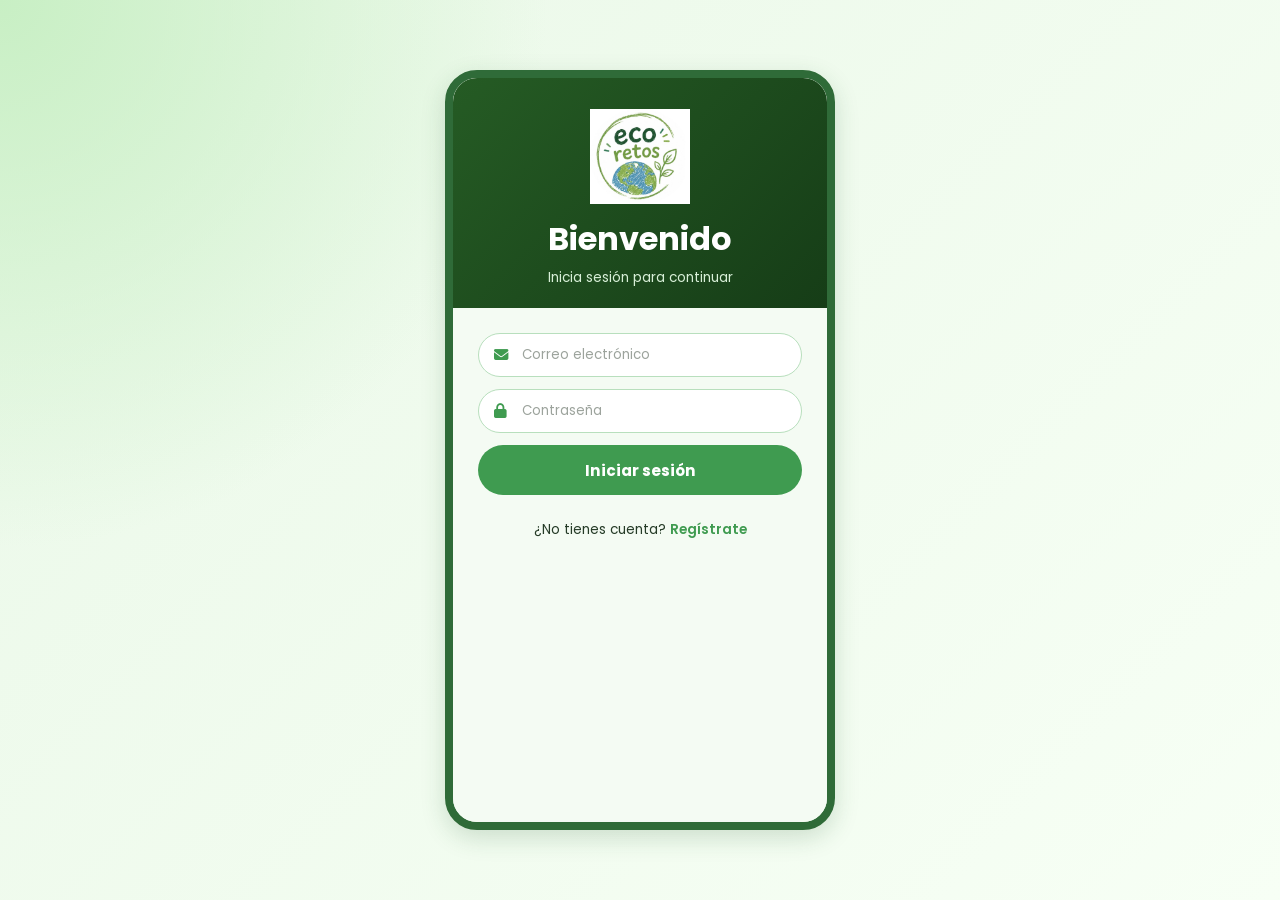
<file: index.html>
<!DOCTYPE html>
<html lang="es">
<head>

    <meta charset="UTF-8">
    <meta name="viewport" content="width=device-width, initial-scale=1.0">
    <title>Eco-Retos | Inicio</title>

    <link rel="stylesheet" href="./styles.css">
    <link rel="stylesheet" href="./mainContainer.css">
    <link rel="stylesheet" href="./garden.css">

    <link rel="stylesheet"
    href="https://cdnjs.cloudflare.com/ajax/libs/font-awesome/6.5.2/css/all.min.css">

</head>

<body>

<div class="app-wrapper">

    <div class="phone-frame">

        <div class="phone-screen">

            <header class="screen-header">

                <p class="page-subtitle">Bienvenido a</p>

                <h1 class="page-title">
                    Mi EcoPanel
                </h1>

            </header>

            <main class="screen-content">

                <section class="user-card card">

                    <div class="user-info">

                        <div class="user-avatar">
                            <img id="homeAvatar" src="./assets/images/avatar_202606112038.jpeg" alt="Avatar del usuario">
                        </div>

                        <div>
                            <h2 id="userName">Estudiante Eco</h2>
                            <p id="userEmail">correo@ejemplo.com</p>
                        </div>

                    </div>

                    <div class="stats-grid">

                        <div class="stat-box">
                            <strong id="userPoints">0</strong>
                            <span>Puntos</span>
                        </div>

                        <div class="stat-box">
                            <strong id="userLevel">1</strong>
                            <span>Nivel</span>
                        </div>

                        <div class="stat-box">
                            <strong id="userChallenges">0</strong>
                            <span>Retos</span>
                        </div>

                    </div>

                </section>

                <section class="garden-card card">

                    <div class="section-title">

                        <h3>Jardín virtual</h3>
                        <span id="gardenLevel">Nivel 1</span>

                    </div>

                    <div class="garden-preview">
                        <img id="gardenImage" src="./assets/images/Small_eco_garden_with_one_202606112040.jpeg" alt="Jardín virtual">
                    </div>

                    <p id="gardenText">
                        Completa retos para hacer crecer tu jardín.
                    </p>

                    <div class="garden-currency">
                        <i class="fa-solid fa-coins"></i>
                        <span id="userCoins">0</span>
                        <span class="garden-currency-label">monedas disponibles</span>
                    </div>

                    <div class="garden-slots-header">
                        <span>Plantas colocadas</span>
                        <strong id="slotsUsedLabel">0/3</strong>
                    </div>

                    <div class="garden-slots-grid" id="gardenSlotsGrid"></div>

                </section>

                <section class="card plant-shop-card">

                    <div class="section-title">
                        <h3><i class="fa-solid fa-store"></i> Tienda de plantas</h3>
                    </div>

                    <p class="plant-shop-hint">
                        Usa tus monedas ganadas en Retos y Trivia para comprar y plantar en tu jardín.
                    </p>

                    <div class="plant-shop-list" id="plantShopList"></div>

                </section>

                <section class="menu-grid">

                    <a href="./admin/retos/retos.html" class="menu-card">
                        <i class="fa-solid fa-recycle"></i>
                        <span>Retos Eco</span>
                    </a>

                    <a href="./admin/trivia/trivia.html" class="menu-card">
                        <i class="fa-solid fa-circle-question"></i>
                        <span>Trivia Eco</span>
                    </a>

                    <a href="./admin/muro/muro.html" class="menu-card">
                        <i class="fa-solid fa-message"></i>
                        <span>Muro Eco</span>
                    </a>

                    <a href="./admin/coleccion/coleccion.html" class="menu-card">
                        <i class="fa-solid fa-medal"></i>
                        <span>Mi colección</span>
                    </a>

                    <a href="./admin/perfil/perfil.html" class="menu-card">
                        <i class="fa-solid fa-user-gear"></i>
                        <span>Perfil</span>
                    </a>

                    <a href="./admin/panel/index.html" class="menu-card">
                        <i class="fa-solid fa-chart-line"></i>
                        <span>Admin</span>
                    </a>

                </section>

                <button class="logout-btn" id="logoutBtn">
                    <i class="fa-solid fa-right-from-bracket"></i>
                    Cerrar sesión
                </button>

            </main>

        </div>

        <nav class="bottom-nav">

            <a href="./index.html" class="active">
                <i class="fa-solid fa-house"></i>
                Inicio
            </a>

            <a href="./admin/retos/retos.html">
                <i class="fa-solid fa-recycle"></i>
                Retos
            </a>

            <a href="./admin/trivia/trivia.html">
                <i class="fa-solid fa-circle-question"></i>
                Trivia
            </a>

            <a href="./admin/muro/muro.html">
                <i class="fa-solid fa-message"></i>
                Muro
            </a>

            <a href="./admin/perfil/perfil.html">
                <i class="fa-solid fa-user"></i>
                Perfil
            </a>

        </nav>

    </div>

</div>

<script src="./auth.js"></script>
<script src="./scripts.js"></script>

</body>
</html>
</file>
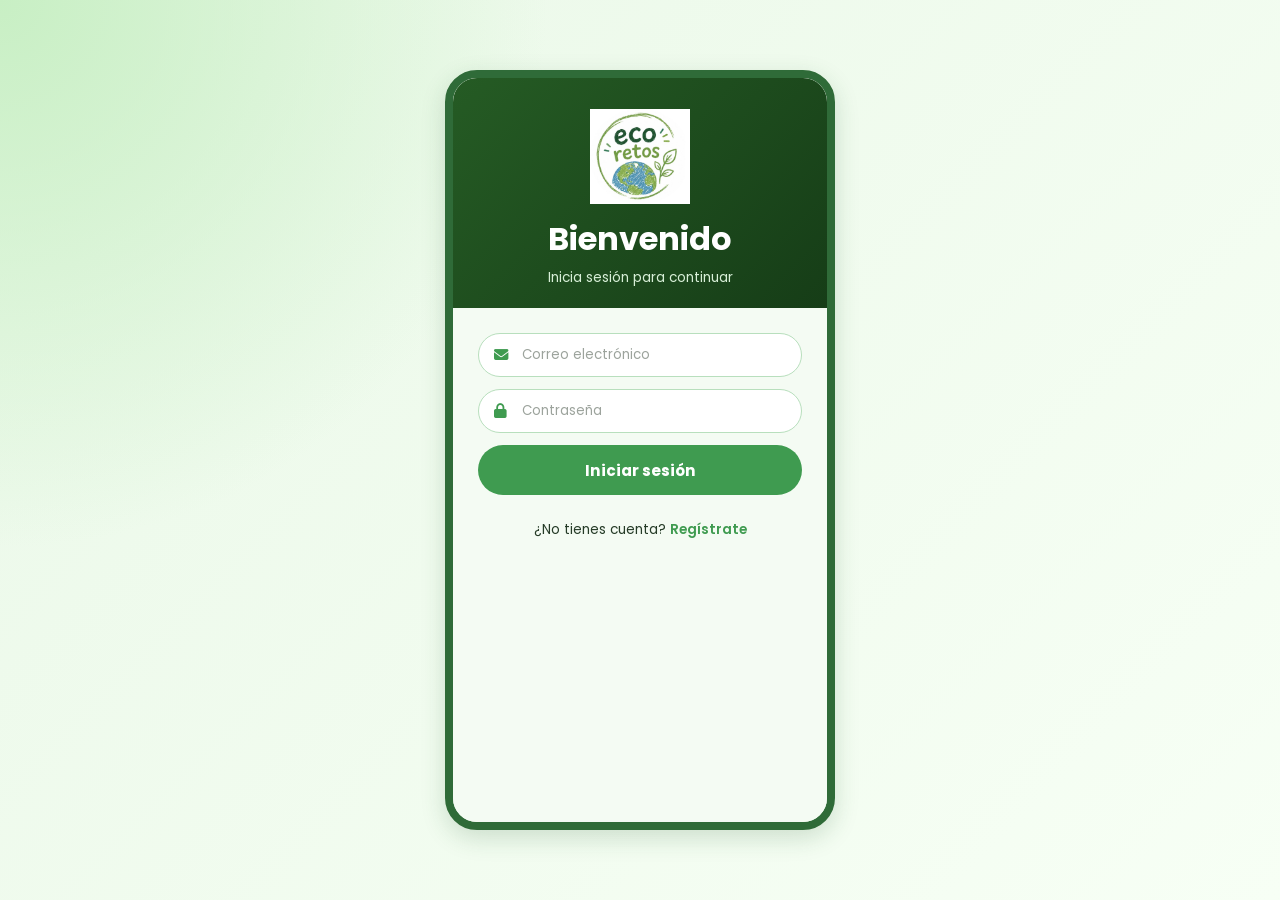
<file: admin/panel/index.html>
<!DOCTYPE html>
<html lang="es">
<head>
  <meta charset="UTF-8">
  <meta name="viewport" content="width=device-width, initial-scale=1.0">

  <title>Eco-Retos | Admin</title>

  <link rel="stylesheet" href="../../styles.css">
  <link rel="stylesheet" href="../../mainContainer.css">
  <link rel="stylesheet" href="./table.css">
  <link rel="stylesheet" href="./admin.css">

  <link rel="stylesheet"
  href="https://cdnjs.cloudflare.com/ajax/libs/font-awesome/6.5.2/css/all.min.css">
</head>

<body>

<div class="app-wrapper">
  <div class="phone-frame">
    <div class="phone-screen">

      <header class="screen-header">
        <a href="../../index.html" class="back-btn">
          <i class="fa-solid fa-arrow-left"></i>
        </a>

        <p class="page-subtitle">Panel de seguimiento</p>

        <h1 class="page-title">
          Administración
        </h1>
      </header>

      <main class="screen-content">

        <section class="admin-stats">
          <article class="admin-card">
            <i class="fa-solid fa-users"></i>
            <div>
              <span>Usuarios</span>
              <strong id="totalUsers">1</strong>
            </div>
          </article>

          <article class="admin-card">
            <i class="fa-solid fa-recycle"></i>
            <div>
              <span>Retos completados</span>
              <strong id="totalChallenges">0</strong>
            </div>
          </article>

          <article class="admin-card">
            <i class="fa-solid fa-star"></i>
            <div>
              <span>Puntos generados</span>
              <strong id="totalPoints">0</strong>
            </div>
          </article>

          <article class="admin-card">
            <i class="fa-solid fa-message"></i>
            <div>
              <span>Publicaciones</span>
              <strong id="totalPosts">0</strong>
            </div>
          </article>
        </section>

        <section class="card admin-section">
          <div class="section-title">
            <h3>Usuario registrado</h3>
          </div>

          <div id="userTable"></div>
        </section>

        <section class="card admin-section">
          <div class="section-title">
            <h3>Actividad del muro</h3>
          </div>

          <div id="postsTable"></div>
        </section>

        <button class="danger-btn" id="clearDataBtn">
          <i class="fa-solid fa-trash"></i>
          Reiniciar datos del prototipo
        </button>

      </main>
    </div>

    <nav class="bottom-nav">
      <a href="../../index.html">
        <i class="fa-solid fa-house"></i>
        Inicio
      </a>

      <a href="../retos/retos.html">
        <i class="fa-solid fa-recycle"></i>
        Retos
      </a>

      <a href="../trivia/trivia.html">
        <i class="fa-solid fa-circle-question"></i>
        Trivia
      </a>

      <a href="../muro/muro.html">
        <i class="fa-solid fa-message"></i>
        Muro
      </a>

      <a href="../perfil/perfil.html">
        <i class="fa-solid fa-user"></i>
        Perfil
      </a>
    </nav>
  </div>
</div>

<script src="../../auth.js"></script>
<script src="./table.js"></script>
<script src="./admin.js"></script>

</body>
</html>
</file>
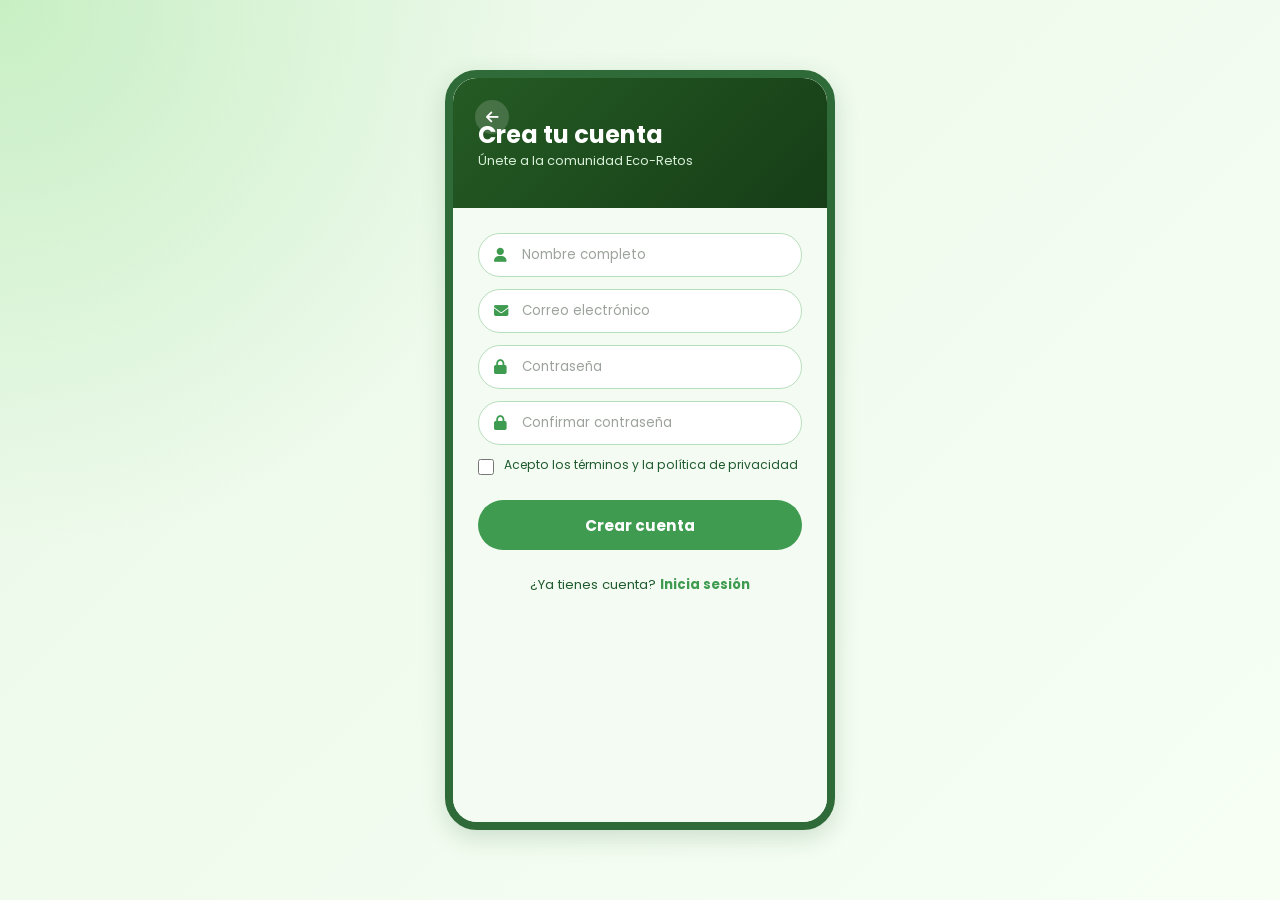
<file: auth/signup.html>
<!DOCTYPE html>
<html lang="es">
<head>

    <meta charset="UTF-8">
    <meta name="viewport" content="width=device-width, initial-scale=1.0">
    <title>Eco-Retos | Registro</title>

    <link rel="stylesheet" href="../styles.css">
    <link rel="stylesheet" href="../mainContainer.css">
    <link rel="stylesheet" href="./signup.css">

    <link rel="stylesheet"
    href="https://cdnjs.cloudflare.com/ajax/libs/font-awesome/6.5.2/css/all.min.css">

</head>

<body>

<div class="app-wrapper">

    <div class="phone-frame">

        <div class="phone-screen">

            <div class="signup-header">

    <a href="./login.html" class="back-auth">
        <i class="fa-solid fa-arrow-left"></i>
    </a>

    <h1>Crea tu cuenta</h1>
    <p>Únete a la comunidad Eco-Retos</p>

</div>

            <div class="signup-content">

                <form id="signupForm">

                    <div class="form-group">
                        <i class="fa-solid fa-user"></i>
                        <input
                            type="text"
                            id="name"
                            class="input-control"
                            placeholder="Nombre completo"
                            required>
                    </div>

                    <div class="form-group">
                        <i class="fa-solid fa-envelope"></i>
                        <input
                            type="email"
                            id="email"
                            class="input-control"
                            placeholder="Correo electrónico"
                            required>
                    </div>

                    <div class="form-group">
                        <i class="fa-solid fa-lock"></i>
                        <input
                            type="password"
                            id="password"
                            class="input-control"
                            placeholder="Contraseña"
                            required>
                    </div>

                    <div class="form-group">
                        <i class="fa-solid fa-lock"></i>
                        <input
                            type="password"
                            id="confirmPassword"
                            class="input-control"
                            placeholder="Confirmar contraseña"
                            required>
                    </div>

                    <label class="terms-box">
                        <input type="checkbox" id="terms">
                        <span>Acepto los términos y la política de privacidad</span>
                    </label>

                    <button type="submit" class="btn-primary">
                        Crear cuenta
                    </button>

                </form>

                <div class="login-link">
                    ¿Ya tienes cuenta?
                    <a href="./login.html">Inicia sesión</a>
                </div>

            </div>

        </div>

    </div>

</div>

<script src="../auth.js"></script>
<script src="./signup.js"></script>

</body>
</html>
</file>
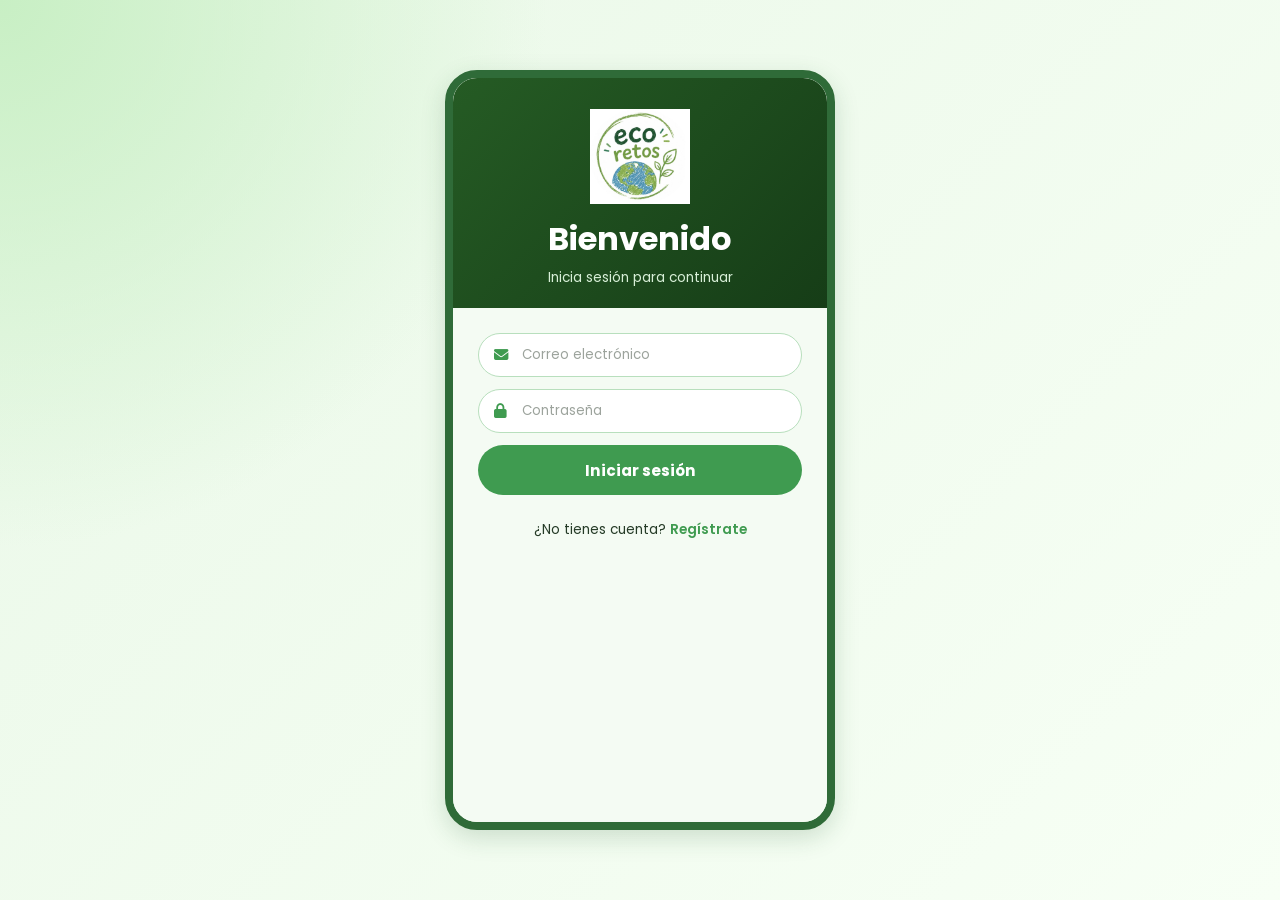
<file: admin/coleccion/coleccion.html>
<!DOCTYPE html>
<html lang="es">
<head>

    <meta charset="UTF-8">
    <meta name="viewport" content="width=device-width, initial-scale=1.0">
    <title>Eco-Retos | Mi Colección</title>

    <link rel="stylesheet" href="../../styles.css">
    <link rel="stylesheet" href="../../mainContainer.css">
    <link rel="stylesheet" href="./coleccion.css">

    <link rel="stylesheet"
    href="https://cdnjs.cloudflare.com/ajax/libs/font-awesome/6.5.2/css/all.min.css">

</head>

<body>

<div class="app-wrapper">

    <div class="phone-frame">

        <div class="phone-screen">

            <header class="screen-header">

                <a href="../../index.html" class="back-btn">
                    <i class="fa-solid fa-arrow-left"></i>
                </a>

                <p class="page-subtitle">Tus insignias y logros</p>

                <h1 class="page-title">
                    Mi Colección
                </h1>

            </header>

            <main class="screen-content">

                <section class="collection-summary card">

                    <div>
                        <span>Insignias obtenidas</span>
                        <strong id="earnedBadges">0</strong>
                    </div>

                    <div>
                        <span>Total disponible</span>
                        <strong id="totalBadges">0</strong>
                    </div>

                </section>

                <section class="badges-grid" id="badgesGrid"></section>

            </main>

        </div>

        <nav class="bottom-nav">

            <a href="../../index.html">
                <i class="fa-solid fa-house"></i>
                Inicio
            </a>

            <a href="../retos/retos.html">
                <i class="fa-solid fa-recycle"></i>
                Retos
            </a>

            <a href="../trivia/trivia.html">
                <i class="fa-solid fa-circle-question"></i>
                Trivia
            </a>

            <a href="../muro/muro.html">
                <i class="fa-solid fa-message"></i>
                Muro
            </a>

            <a href="../perfil/perfil.html">
                <i class="fa-solid fa-user"></i>
                Perfil
            </a>

        </nav>

    </div>

</div>

<script src="../../auth.js"></script>
<script src="./coleccion.js"></script>

</body>
</html>
</file>
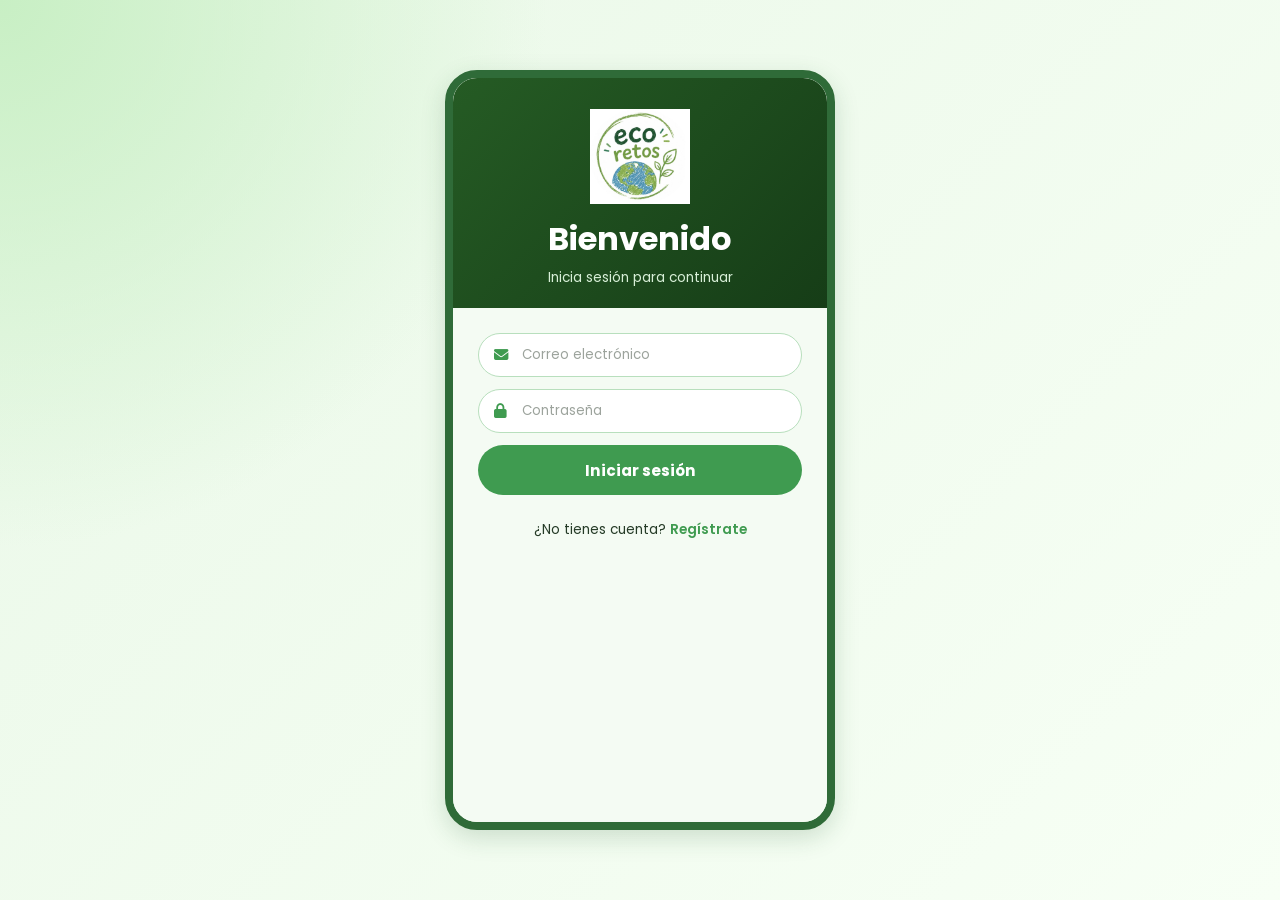
<file: admin/muro/muro.html>
<!DOCTYPE html>
<html lang="es">
<head>

    <meta charset="UTF-8">
    <meta name="viewport" content="width=device-width, initial-scale=1.0">
    <title>Eco-Retos | Muro</title>

    <link rel="stylesheet" href="../../styles.css">
    <link rel="stylesheet" href="../../mainContainer.css">
    <link rel="stylesheet" href="./muro.css">

    <link rel="stylesheet"
    href="https://cdnjs.cloudflare.com/ajax/libs/font-awesome/6.5.2/css/all.min.css">

</head>

<body>

<div class="app-wrapper">

    <div class="phone-frame">

        <div class="phone-screen">

            <header class="screen-header">

                <a href="../../index.html" class="back-btn">
                    <i class="fa-solid fa-arrow-left"></i>
                </a>

                <p class="page-subtitle">Comparte tus acciones ambientales</p>

                <h1 class="page-title">
                    Muro Eco
                </h1>

            </header>

            <main class="screen-content">

                <section class="post-form card">

                    <h2>Nueva publicación</h2>

                    <textarea
                        id="postText"
                        placeholder="Describe la actividad ambiental que realizaste..."></textarea>

                    <button class="btn-primary" id="publishBtn">
                        Publicar acción
                    </button>

                </section>

                <section class="posts-list" id="postsList"></section>

            </main>

        </div>

        <nav class="bottom-nav">

            <a href="../../index.html">
                <i class="fa-solid fa-house"></i>
                Inicio
            </a>

            <a href="../retos/retos.html">
                <i class="fa-solid fa-recycle"></i>
                Retos
            </a>

            <a href="../trivia/trivia.html">
                <i class="fa-solid fa-circle-question"></i>
                Trivia
            </a>

            <a href="./muro.html" class="active">
                <i class="fa-solid fa-message"></i>
                Muro
            </a>

            <a href="../perfil/perfil.html">
                <i class="fa-solid fa-user"></i>
                Perfil
            </a>

        </nav>

    </div>

</div>

<script src="../../auth.js"></script>
<script src="./muro.js"></script>

</body>
</html>
</file>
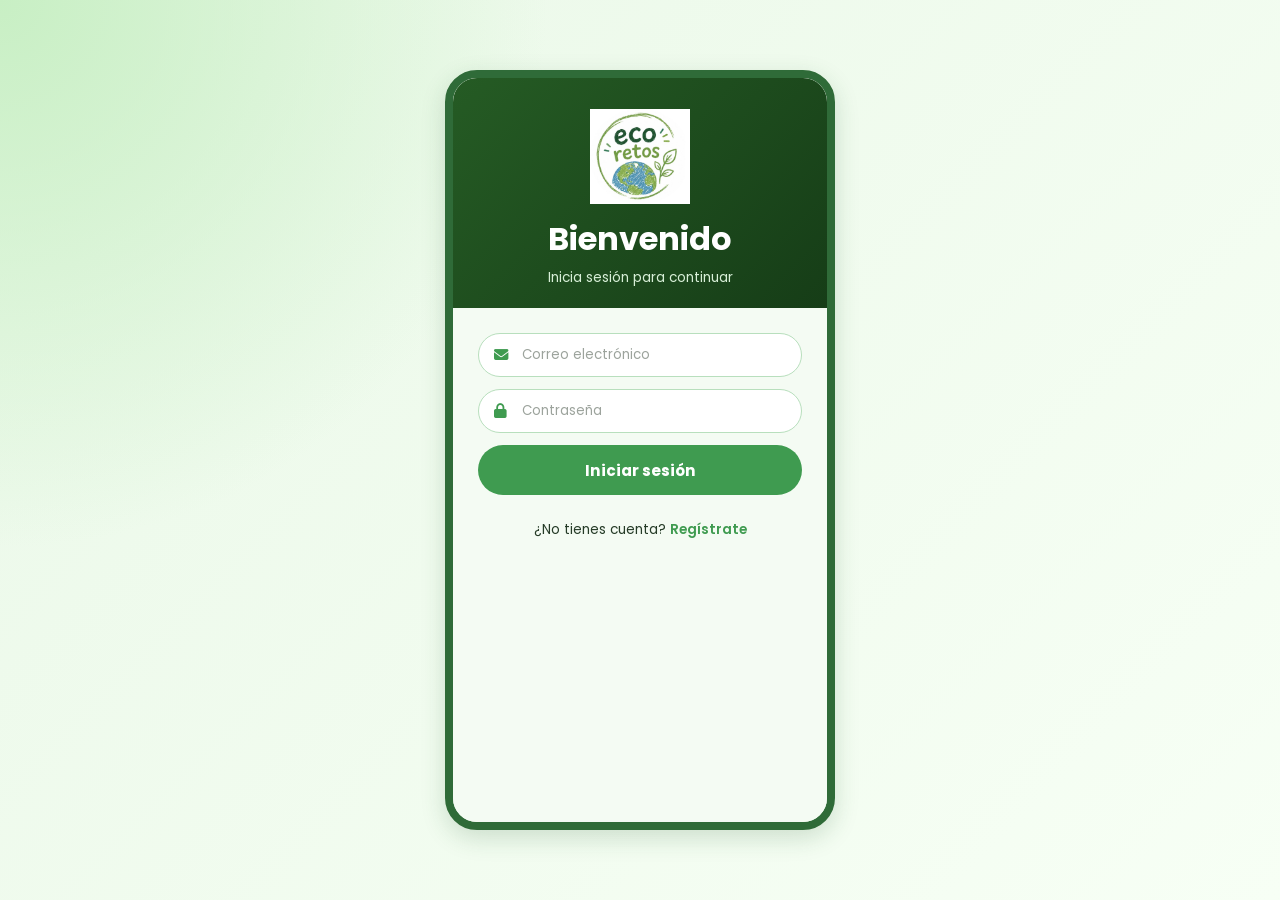
<file: admin/perfil/perfil.html>
<!DOCTYPE html>
<html lang="es">
<head>
<meta charset="UTF-8">
<meta name="viewport" content="width=device-width, initial-scale=1.0">
<title>Eco-Retos | Perfil</title>

<link rel="stylesheet" href="../../styles.css">
<link rel="stylesheet" href="../../mainContainer.css">
<link rel="stylesheet" href="./perfil.css">
<link rel="stylesheet" href="https://cdnjs.cloudflare.com/ajax/libs/font-awesome/6.5.2/css/all.min.css">
</head>

<body>
<div class="app-wrapper">
<div class="phone-frame">

<div class="phone-screen">
<header class="screen-header">
<a href="../../index.html" class="back-btn">
<i class="fa-solid fa-arrow-left"></i>
</a>

<p class="page-subtitle">Información del usuario</p>

<h1 class="page-title">
Mi Perfil
</h1>
</header>

<main class="screen-content">

<section class="profile-card">

<div class="profile-avatar">
<img id="profileAvatar" src="../../assets/images/avatar_202606112038.jpeg" alt="Avatar del usuario">
</div>

<input type="file" id="photoInput" accept="image/*" hidden>

<div class="profile-photo-actions">
<button class="photo-btn" id="changePhotoBtn" type="button">
<i class="fa-solid fa-camera"></i>
Cambiar foto
</button>

<button class="photo-btn danger-photo-btn" id="removePhotoBtn" type="button">
<i class="fa-solid fa-trash"></i>
Quitar foto
</button>
</div>

<h2 id="profileName">Usuario</h2>
<p id="profileEmail">correo@ejemplo.com</p>

</section>

<section class="profile-stats">
<div class="stat-item">
<span>Nivel</span>
<strong id="profileLevel">1</strong>
</div>

<div class="stat-item">
<span>Puntos</span>
<strong id="profilePoints">0</strong>
</div>

<div class="stat-item">
<span>Retos</span>
<strong id="profileChallenges">0</strong>
</div>
</section>

<section class="card streak-section">
<div class="section-title">
<h3><i class="fa-solid fa-fire"></i> Tu racha</h3>
</div>

<div class="streak-highlight">
<div class="streak-fire">
<i class="fa-solid fa-fire"></i>
</div>

<div>
<strong id="streakCurrentDays">0</strong>
<span id="streakMessage">Inicia hoy tu racha</span>
</div>
</div>

<div class="streak-grid">
<div class="streak-box">
<i class="fa-solid fa-trophy"></i>
<strong id="streakBest">0</strong>
<span>Mejor racha</span>
</div>

<div class="streak-box">
<i class="fa-solid fa-calendar-check"></i>
<strong id="activeDaysTotal">0</strong>
<span>Días activos</span>
</div>

<div class="streak-box">
<i class="fa-solid fa-recycle"></i>
<strong id="tasksCompletedTotal">0</strong>
<span>Retos hechos</span>
</div>

<div class="streak-box">
<i class="fa-solid fa-star"></i>
<strong id="pointsEarnedTotal">0</strong>
<span>Puntos ganados</span>
</div>
</div>
</section>

<section class="card">
<div class="progress-header">
<span>Progreso de nivel</span>
<strong id="nextLevelText">Nivel 2</strong>
</div>

<div class="progress-bar-profile">
<div id="levelProgress"></div>
</div>

<p id="progressDescription">
Continúa participando para subir de nivel.
</p>
</section>

<button class="logout-btn" id="logoutBtn">
<i class="fa-solid fa-right-from-bracket"></i>
Cerrar sesión
</button>

</main>
</div>

<nav class="bottom-nav">
<a href="../../index.html">
<i class="fa-solid fa-house"></i>
Inicio
</a>

<a href="../retos/retos.html">
<i class="fa-solid fa-recycle"></i>
Retos
</a>

<a href="../trivia/trivia.html">
<i class="fa-solid fa-circle-question"></i>
Trivia
</a>

<a href="../muro/muro.html">
<i class="fa-solid fa-message"></i>
Muro
</a>

<a href="./perfil.html" class="active">
<i class="fa-solid fa-user"></i>
Perfil
</a>
</nav>

</div>
</div>

<script src="../../auth.js"></script>
<script src="./perfil.js"></script>
</body>
</html>
</file>
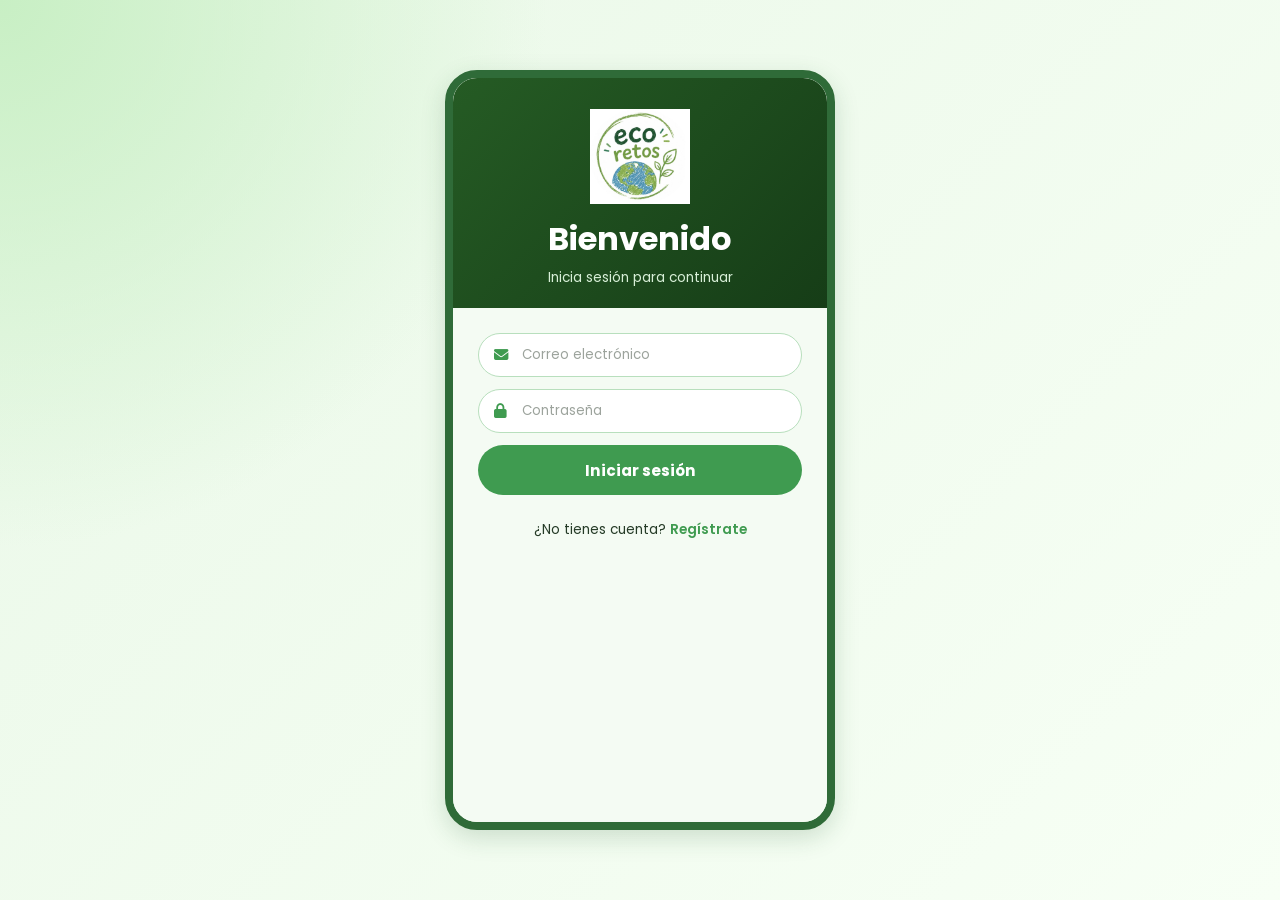
<file: admin/retos/retos.html>
<!DOCTYPE html>
<html lang="es">
<head>

    <meta charset="UTF-8">
    <meta name="viewport" content="width=device-width, initial-scale=1.0">
    <title>Eco-Retos | Retos</title>

    <link rel="stylesheet" href="../../styles.css">
    <link rel="stylesheet" href="../../mainContainer.css">
    <link rel="stylesheet" href="./retos.css">

    <link rel="stylesheet"
    href="https://cdnjs.cloudflare.com/ajax/libs/font-awesome/6.5.2/css/all.min.css">

</head>

<body>

<div class="app-wrapper">

    <div class="phone-frame">

        <div class="phone-screen">

            <header class="screen-header">

                <a href="../../index.html" class="back-btn">
                    <i class="fa-solid fa-arrow-left"></i>
                </a>

                <p class="page-subtitle">Compra materiales y construye retos</p>

                <h1 class="page-title">
                    Retos Eco
                </h1>

            </header>

            <main class="screen-content">

                <section class="resume-card card">

                    <div>
                        <span class="resume-label">Puntos disponibles</span>
                        <strong id="currentPoints">0</strong>
                    </div>

                    <div>
                        <span class="resume-label">Retos completados</span>
                        <strong id="currentChallenges">0</strong>
                    </div>

                </section>

                <section class="tabs-box">
                    <button class="tab-btn active" data-tab="retos">
                        Retos
                    </button>

                    <button class="tab-btn" data-tab="tienda">
                        Tienda
                    </button>

                    <button class="tab-btn" data-tab="inventario">
                        Inventario
                    </button>
                </section>

                <section class="tab-content active" id="retosTab">
                    <section class="challenge-list" id="challengeList"></section>
                </section>

                <section class="tab-content" id="tiendaTab">
                    <section class="shop-list" id="shopList"></section>
                </section>

                <section class="tab-content" id="inventarioTab">
                    <section class="inventory-list" id="inventoryList"></section>
                </section>

            </main>

        </div>

        <nav class="bottom-nav">

            <a href="../../index.html">
                <i class="fa-solid fa-house"></i>
                Inicio
            </a>

            <a href="./retos.html" class="active">
                <i class="fa-solid fa-recycle"></i>
                Retos
            </a>

            <a href="../trivia/trivia.html">
                <i class="fa-solid fa-circle-question"></i>
                Trivia
            </a>

            <a href="../muro/muro.html">
                <i class="fa-solid fa-message"></i>
                Muro
            </a>

            <a href="../perfil/perfil.html">
                <i class="fa-solid fa-user"></i>
                Perfil
            </a>

        </nav>

    </div>

</div>

<script src="../../auth.js"></script>
<script src="./retos.js"></script>

</body>
</html>
</file>
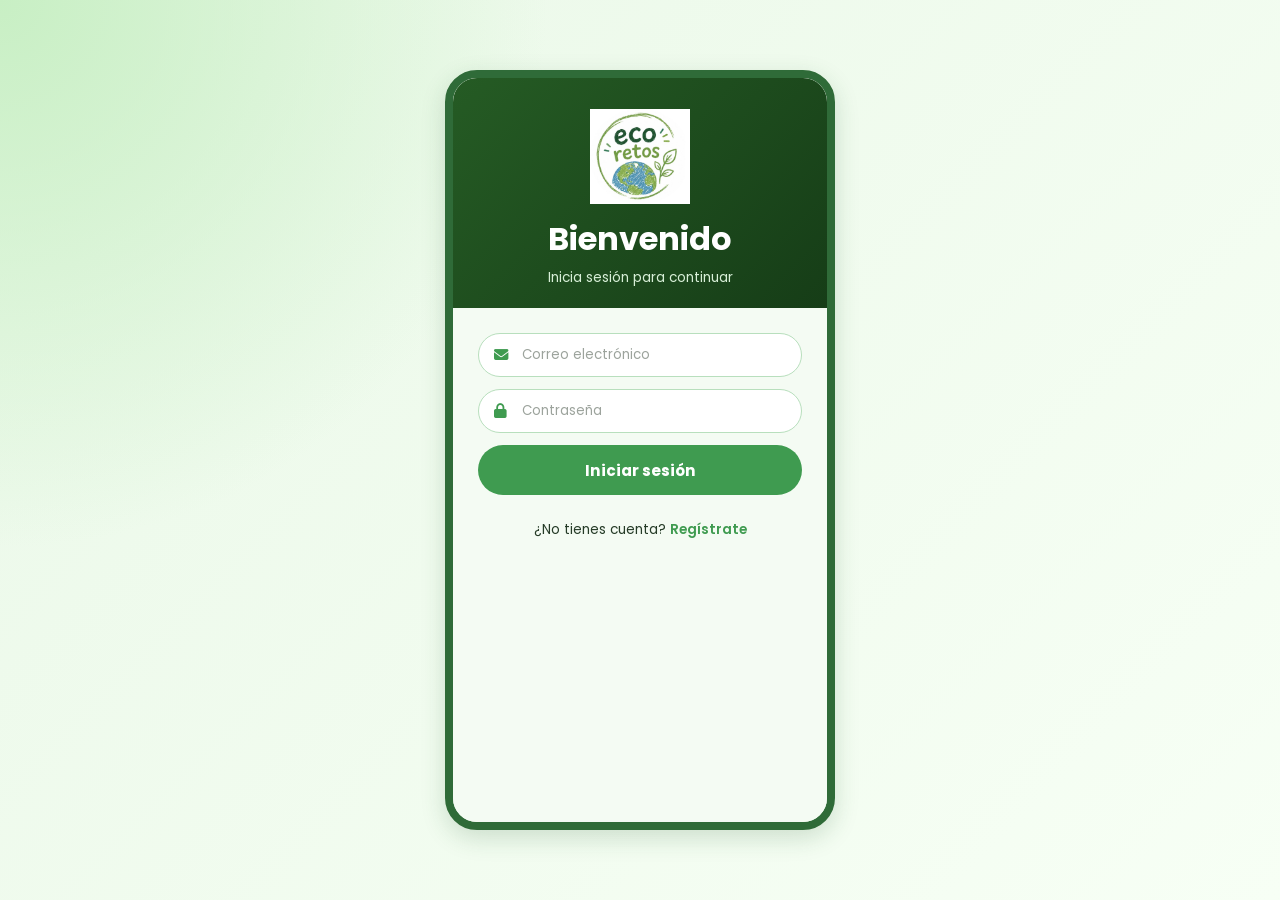
<file: admin/trivia/trivia.html>
<!DOCTYPE html>
<html lang="es">
<head>

    <meta charset="UTF-8">
    <meta name="viewport" content="width=device-width, initial-scale=1.0">
    <title>Eco-Retos | Trivia</title>

    <link rel="stylesheet" href="../../styles.css">
    <link rel="stylesheet" href="../../mainContainer.css">
    <link rel="stylesheet" href="./trivia.css">

    <link rel="stylesheet"
    href="https://cdnjs.cloudflare.com/ajax/libs/font-awesome/6.5.2/css/all.min.css">

</head>

<body>

<div class="app-wrapper">

    <div class="phone-frame">

        <div class="phone-screen">

            <header class="screen-header">

                <a href="../../index.html" class="back-btn">
                    <i class="fa-solid fa-arrow-left"></i>
                </a>

                <p class="page-subtitle">Categorías, grupos y puntos eco</p>

                <h1 class="page-title">
                    Trivia Eco
                </h1>

            </header>

            <main class="screen-content">

                <section id="categoryBox" class="category-box">

                    <div class="instruction-card card">
                        <h2>Elige una dificultad</h2>
                        <p>
                            Toca una categoría para entrar. Cada respuesta correcta te dará puntos que podrás usar en la Tienda Eco para comprar materiales.
                        </p>
                    </div>

                </section>

                <section id="groupBox" class="group-box hidden">

                    <div class="section-head">
                        <button class="mini-back-btn" id="backToCategoriesBtn">
                            <i class="fa-solid fa-arrow-left"></i>
                        </button>

                        <div>
                            <span id="selectedCategoryLabel">Categoría</span>
                            <h2>Elige un grupo de preguntas</h2>
                            <p class="section-help">
                                Toca un grupo para responder sus 5 preguntas.
                            </p>
                        </div>
                    </div>

                    <div id="groupList" class="group-list"></div>

                </section>

                <section class="trivia-card card hidden" id="triviaCard">

                    <div class="trivia-top">
                        <span id="questionNumber">Pregunta 1 de 5</span>
                        <strong id="questionPoints">+10 pts</strong>
                    </div>

                    <div class="difficulty-label" id="difficultyLabel">
                        Fácil · Grupo A
                    </div>

                    <div class="progress-bar">
                        <div id="progressFill"></div>
                    </div>

                    <h2 id="questionText">
                        Cargando pregunta...
                    </h2>

                    <div id="optionsBox" class="options-box"></div>

                </section>

                <section id="resultBox" class="result-box card hidden">

                    <div class="result-icon">
                        <i class="fa-solid fa-check"></i>
                    </div>

                    <h2>Grupo completado</h2>

                    <p>
                        Trivia: <strong id="resultCategory">Fácil · Grupo A</strong>
                    </p>

                    <p>
                        Obtuviste <strong id="scoreText">0</strong> puntos.
                    </p>

                    <button class="btn-primary" id="restartBtn">
                        Repetir este grupo
                    </button>

                    <button class="btn-outline" id="changeGroupBtn">
                        Elegir otro grupo
                    </button>

                    <button class="btn-outline" id="changeCategoryBtn">
                        Volver a categorías
                    </button>

                </section>

            </main>

        </div>

        <nav class="bottom-nav">

            <a href="../../index.html">
                <i class="fa-solid fa-house"></i>
                Inicio
            </a>

            <a href="../retos/retos.html">
                <i class="fa-solid fa-recycle"></i>
                Retos
            </a>

            <a href="./trivia.html" class="active">
                <i class="fa-solid fa-circle-question"></i>
                Trivia
            </a>

            <a href="../muro/muro.html">
                <i class="fa-solid fa-message"></i>
                Muro
            </a>

            <a href="../perfil/perfil.html">
                <i class="fa-solid fa-user"></i>
                Perfil
            </a>

        </nav>

    </div>

</div>

<script src="../../auth.js"></script>
<script src="./trivia.js"></script>

</body>
</html>
</file>
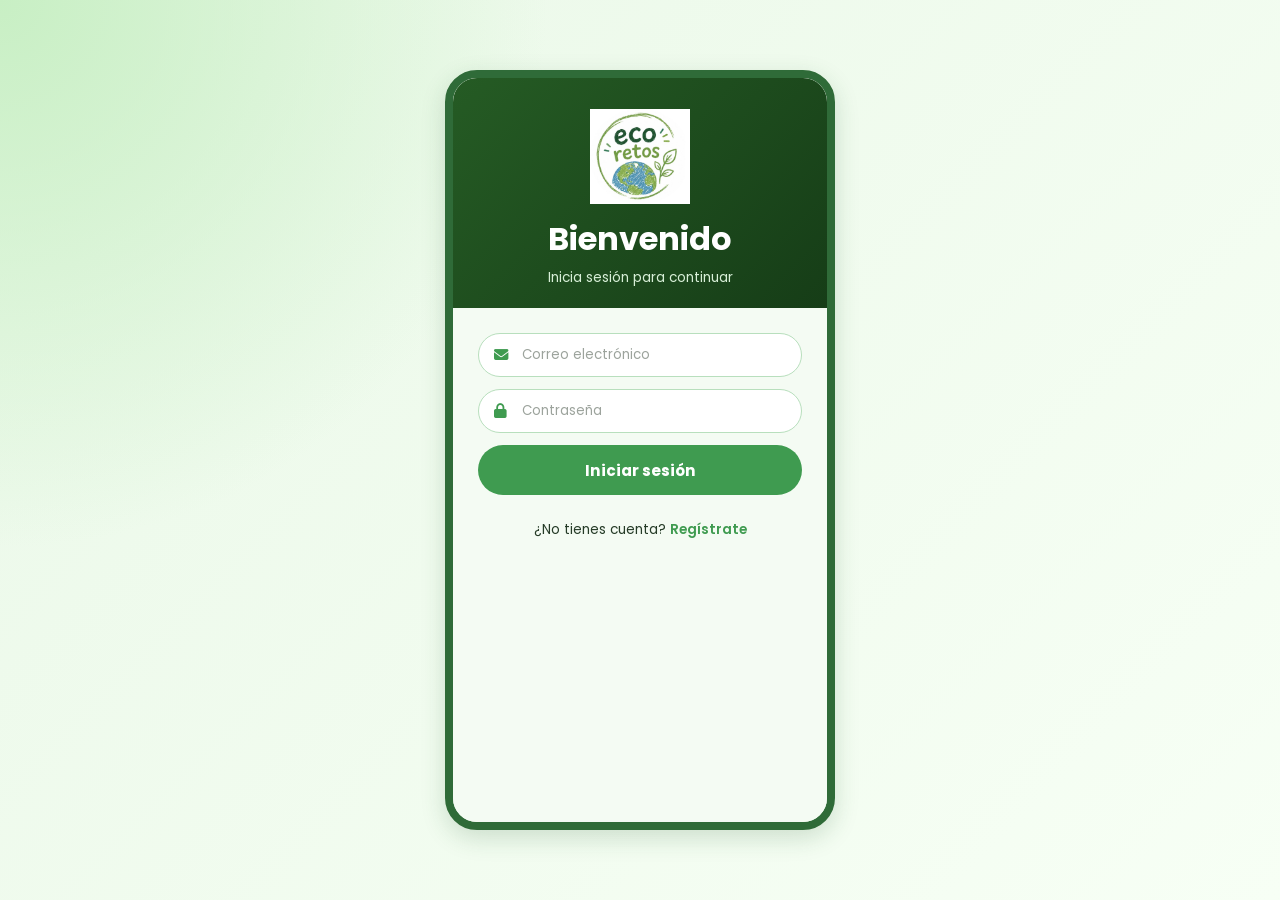
<file: auth/login/login.html>
<!DOCTYPE html>
<html lang="es">

<head>

    <meta charset="UTF-8">
    <meta name="viewport" content="width=device-width, initial-scale=1.0">

    <title>Eco-Retos | Login</title>

    <link rel="stylesheet" href="../../styles.css">
    <link rel="stylesheet" href="../../mainContainer.css">
    <link rel="stylesheet" href="./login.css">

    <link rel="stylesheet"
        href="https://cdnjs.cloudflare.com/ajax/libs/font-awesome/6.5.2/css/all.min.css">

</head>

<body>

<div class="app-wrapper">

    <div class="phone-frame">

        <div class="phone-screen">

            <div class="login-header">

                <div class="logo-container">
                    <img src="../../assets/images/logo.png" alt="Logo Eco-Retos">
                </div>

                <h1>Bienvenido</h1>
                <p>Inicia sesión para continuar</p>

            </div>

            <div class="login-content">

                <form id="loginForm">

                    <div class="form-group">
                        <i class="fa-solid fa-envelope"></i>

                        <input
                            type="email"
                            id="email"
                            class="input-control"
                            placeholder="Correo electrónico"
                            required>
                    </div>

                    <div class="form-group">
                        <i class="fa-solid fa-lock"></i>

                        <input
                            type="password"
                            id="password"
                            class="input-control"
                            placeholder="Contraseña"
                            required>
                    </div>

                    <button
                        type="submit"
                        class="btn-primary">

                        Iniciar sesión

                    </button>

                </form>

                <div class="register-link">

                    ¿No tienes cuenta?

                    <a href="../signup/signup.html">
                        Regístrate
                    </a>

                </div>

            </div>

        </div>

    </div>

</div>

<script src="../../auth.js"></script>
<script src="./login.js"></script>

</body>
</html>
</file>
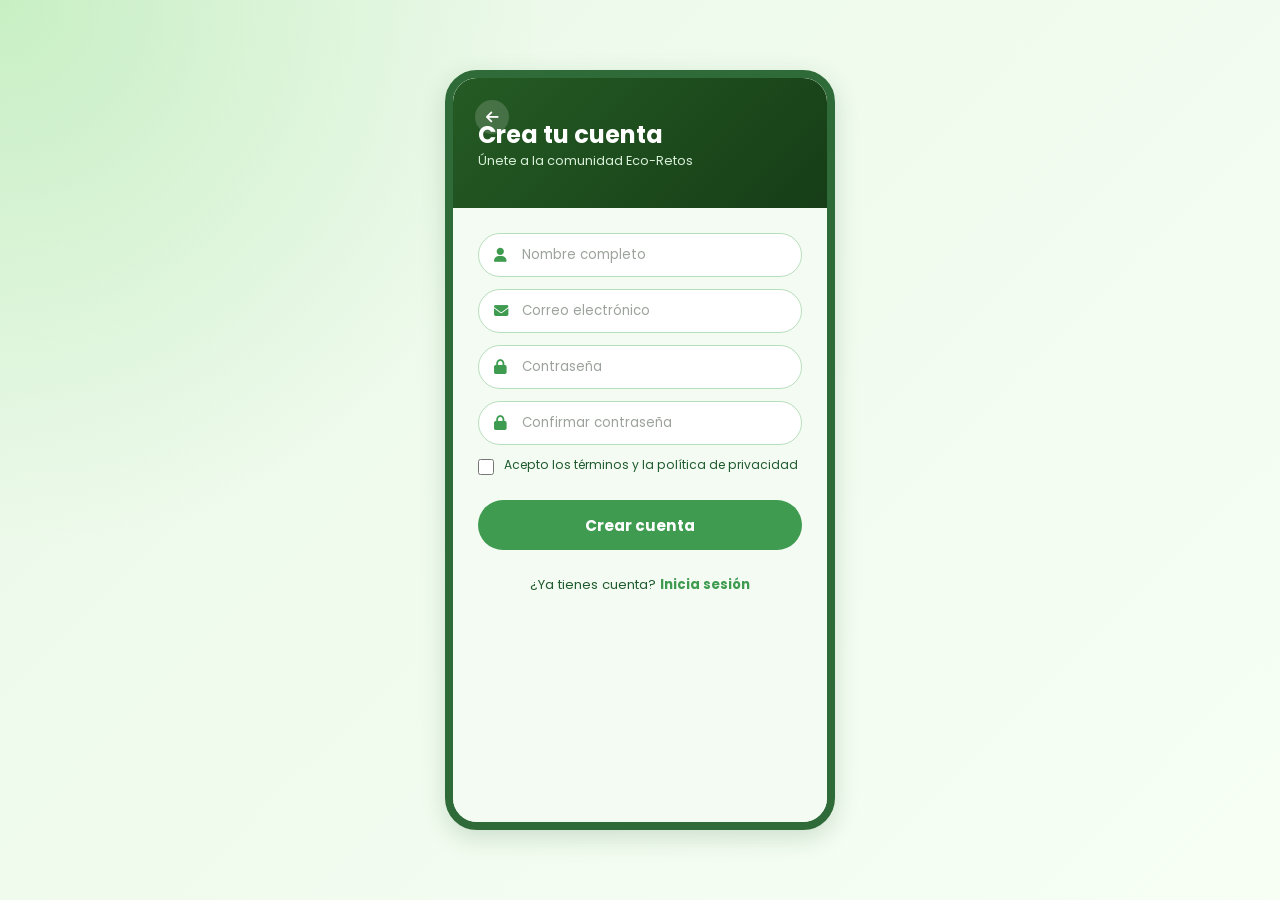
<file: auth/signup/signup.html>
<!DOCTYPE html>
<html lang="es">

<head>

    <meta charset="UTF-8">
    <meta name="viewport" content="width=device-width, initial-scale=1.0">

    <title>Eco-Retos | Registro</title>

    <link rel="stylesheet" href="../../styles.css">
    <link rel="stylesheet" href="../../mainContainer.css">
    <link rel="stylesheet" href="./signup.css">

    <link rel="stylesheet"
        href="https://cdnjs.cloudflare.com/ajax/libs/font-awesome/6.5.2/css/all.min.css">

</head>

<body>

<div class="app-wrapper">

    <div class="phone-frame">

        <div class="phone-screen">

            <div class="signup-header">

                <a href="../login/login.html" class="back-auth">
                    <i class="fa-solid fa-arrow-left"></i>
                </a>

                <h1>Crea tu cuenta</h1>
                <p>Únete a la comunidad Eco-Retos</p>

            </div>

            <div class="signup-content">

                <form id="signupForm">

                    <div class="form-group">
                        <i class="fa-solid fa-user"></i>

                        <input
                            type="text"
                            id="name"
                            class="input-control"
                            placeholder="Nombre completo"
                            required>
                    </div>

                    <div class="form-group">
                        <i class="fa-solid fa-envelope"></i>

                        <input
                            type="email"
                            id="email"
                            class="input-control"
                            placeholder="Correo electrónico"
                            required>
                    </div>

                    <div class="form-group">
                        <i class="fa-solid fa-lock"></i>

                        <input
                            type="password"
                            id="password"
                            class="input-control"
                            placeholder="Contraseña"
                            required>
                    </div>

                    <div class="form-group">
                        <i class="fa-solid fa-lock"></i>

                        <input
                            type="password"
                            id="confirmPassword"
                            class="input-control"
                            placeholder="Confirmar contraseña"
                            required>
                    </div>

                    <label class="terms-box">
                        <input type="checkbox" id="terms">
                        <span>Acepto los términos y la política de privacidad</span>
                    </label>

                    <button
                        type="submit"
                        class="btn-primary">
                        Crear cuenta
                    </button>

                </form>

                <div class="login-link">
                    ¿Ya tienes cuenta?
                    <a href="../login/login.html">Inicia sesión</a>
                </div>

            </div>

        </div>

    </div>

</div>

<script src="../../auth.js"></script>
<script src="./signup.js"></script>

</body>
</html>
</file>
<file: styles.css>
@import url("https://fonts.googleapis.com/css2?family=Poppins:wght@300;400;500;600;700&display=swap");

:root {
    --green-dark: #1f5b2e;
    --green-main: #3f9b50;
    --green-light: #75c96b;
    --green-soft: #eef8ef;
    --green-border: #b8dfbd;

    --white: #ffffff;
    --bg: #f4fbf3;
    --app-bg: #dff3dc;

    --text: #253b27;
    --muted: #748374;
    --danger: #d9534f;
    --warning: #f2a93b;

    --radius-lg: 28px;
    --radius-md: 18px;
    --radius-sm: 12px;

    --shadow: 0 8px 24px rgba(31, 91, 46, 0.18);
    --phone-width: 320px;
}

* {
    box-sizing: border-box;
    margin: 0;
    padding: 0;
}

html,
body {
    width: 100%;
    min-height: 100%;
    font-family: "Poppins", sans-serif;
    background: linear-gradient(135deg, #dff3dc, #f7fff5);
    color: var(--text);
}

body {
    display: flex;
    justify-content: center;
    align-items: center;
}

a {
    text-decoration: none;
    color: inherit;
}

button,
input,
textarea {
    font-family: inherit;
}

button {
    cursor: pointer;
    border: none;
}

input,
textarea {
    outline: none;
}

.page-title {
    font-size: 1.35rem;
    font-weight: 700;
    color: var(--white);
}

.page-subtitle {
    font-size: 0.78rem;
    color: #d8efd8;
}

.btn-primary {
    width: 100%;
    padding: 0.85rem 1rem;
    border-radius: 999px;
    background: var(--green-main);
    color: var(--white);
    font-weight: 700;
    font-size: 0.95rem;
    transition: 0.2s ease;
}

.btn-primary:hover {
    background: var(--green-dark);
}

.btn-outline {
    width: 100%;
    padding: 0.75rem 1rem;
    border-radius: 999px;
    background: var(--white);
    color: var(--green-main);
    border: 1px solid var(--green-border);
    font-weight: 600;
}

.form-group {
    width: 100%;
    margin-bottom: 0.75rem;
    position: relative;
}

.form-group i {
    position: absolute;
    left: 1rem;
    top: 50%;
    transform: translateY(-50%);
    color: var(--green-main);
    font-size: 0.9rem;
}

.input-control {
    width: 100%;
    height: 2.75rem;
    border-radius: 999px;
    border: 1px solid var(--green-border);
    background: var(--white);
    padding: 0 1rem 0 2.7rem;
    font-size: 0.83rem;
    color: var(--text);
}

.input-control::placeholder {
    color: #9ca39c;
}

.card {
    background: var(--white);
    border: 1px solid #dcebdc;
    border-radius: var(--radius-md);
    padding: 1rem;
    box-shadow: 0 4px 14px rgba(30, 90, 35, 0.06);
}

.text-center {
    text-align: center;
}

.text-small {
    font-size: 0.75rem;
}

.text-muted {
    color: var(--muted);
}

.text-green {
    color: var(--green-main);
}

.hidden {
    display: none;
}

/* INICIO */

.user-card {
    margin-bottom: 1rem;
}

.user-info {
    display: flex;
    align-items: center;
    gap: 0.8rem;
    margin-bottom: 1rem;
}

.user-avatar {
    width: 3.2rem;
    height: 3.2rem;
    border-radius: 50%;
    background: var(--green-soft);
    color: var(--green-main);

    display: flex;
    justify-content: center;
    align-items: center;

    font-size: 1.3rem;
    overflow: hidden;
    flex-shrink: 0;
}

.user-avatar img {
    width: 100%;
    height: 100%;
    object-fit: cover;
    border-radius: 50%;
}

.user-info h2 {
    font-size: 1rem;
    color: var(--green-dark);
}

.user-info p {
    font-size: 0.72rem;
    color: var(--muted);
}

.stats-grid {
    display: grid;
    grid-template-columns: repeat(3, 1fr);
    gap: 0.65rem;
}

.stat-box {
    background: var(--green-soft);
    border-radius: var(--radius-sm);
    padding: 0.65rem 0.3rem;
    text-align: center;
}

.stat-box strong {
    display: block;
    font-size: 1.05rem;
    color: var(--green-main);
}

.stat-box span {
    font-size: 0.65rem;
    color: var(--muted);
}

.garden-card {
    margin-bottom: 1rem;
}

.section-title {
    display: flex;
    justify-content: space-between;
    align-items: center;
    margin-bottom: 1rem;
}

.section-title h3 {
    font-size: 1rem;
    color: var(--green-dark);
}

.section-title span {
    background: var(--green-soft);
    color: var(--green-main);
    padding: 0.25rem 0.55rem;
    border-radius: 999px;
    font-size: 0.7rem;
    font-weight: 700;
}

.garden-preview {
    height: 6.5rem;
    border-radius: var(--radius-md);
    background: linear-gradient(135deg, #e7f6e9, #ccefd0);

    display: flex;
    justify-content: center;
    align-items: center;

    overflow: hidden;
    margin-bottom: 0.8rem;
}

.garden-preview img {
    width: 100%;
    height: 100%;
    object-fit: contain;
    padding: 0.4rem;
}

.garden-card p {
    font-size: 0.75rem;
    color: var(--muted);
}

.menu-grid {
    display: grid;
    grid-template-columns: repeat(2, 1fr);
    gap: 0.75rem;
}

.menu-card {
    min-height: 5.7rem;
    background: var(--white);
    border: 1px solid #dcebdc;
    border-radius: var(--radius-md);

    display: flex;
    flex-direction: column;
    justify-content: center;
    align-items: center;
    gap: 0.55rem;

    color: var(--green-dark);
    font-weight: 700;
    font-size: 0.78rem;

    box-shadow: 0 4px 14px rgba(30, 90, 35, 0.06);
}

.menu-card i {
    color: var(--green-main);
    font-size: 1.45rem;
}

.logout-btn {
    width: 100%;
    margin-top: 1rem;
    padding: 0.85rem 1rem;

    background: #ffeaea;
    color: var(--danger);
    border-radius: 999px;

    font-weight: 700;
}

.logout-btn i {
    margin-right: 0.35rem;
}

@media (max-width: 320px) {
    .screen-content {
        padding: 0.75rem;
        padding-bottom: 5rem;
    }

    .menu-card {
        min-height: 5rem;
        font-size: 0.72rem;
    }

    .garden-preview {
        height: 5.5rem;
    }
}
</file>
<file: mainContainer.css>
@import url("./styles.css");

.app-wrapper {
  width: 100%;
  min-height: 100vh;
  background:
    radial-gradient(circle at top left, #c8efc4, transparent 35%),
    linear-gradient(135deg, #eaf8e8, #f7fff5);
  display: flex;
  justify-content: center;
  align-items: center;
  padding: 0;
}

.phone-frame {
  width: 100%;
  min-width: 320px;
  max-width: 390px;
  height: 100vh;
  min-height: 568px;
  background: var(--bg);
  overflow: hidden;
  position: relative;
  display: flex;
  flex-direction: column;
}

.phone-screen {
  width: 100%;
  height: 100%;
  background: var(--bg);
  overflow-y: auto;
  overflow-x: hidden;
  padding-bottom: 4.2rem;
}

.phone-screen::-webkit-scrollbar {
  width: 6px;
}

.phone-screen::-webkit-scrollbar-track {
  background: #e8f3e8;
}

.phone-screen::-webkit-scrollbar-thumb {
  background: var(--green-main);
  border-radius: 999px;
}

.screen-header {
  background: linear-gradient(135deg, #1f5b2e, #3f9b50);
  color: var(--white);
  padding: 1.7rem 1.2rem 1.2rem;
}

.screen-content {
  padding: 1rem;
  padding-bottom: 6rem;
}

.bottom-nav {
  position: absolute;
  left: 0;
  bottom: 0;
  width: 100%;
  height: 4.2rem;
  background: rgba(255, 255, 255, 0.96);
  border-top: 1px solid #d8ead8;
  display: grid;
  grid-template-columns: repeat(5, 1fr);
  z-index: 100;
}

.bottom-nav a {
  display: flex;
  flex-direction: column;
  justify-content: center;
  gap: 0.25rem;
  align-items: center;
  font-size: 0.65rem;
  color: #7d8b7d;
  font-weight: 600;
}

.bottom-nav a i {
  font-size: 1rem;
}

.bottom-nav a.active {
  color: var(--green-main);
}

@media (min-width: 480px) {
  .app-wrapper {
    padding: 1rem;
  }

  .phone-frame {
    height: 760px;
    max-height: 92vh;
    border-radius: 32px;
    border: 8px solid #2f6b38;
    box-shadow: var(--shadow);
  }

  .screen-header {
    border-top-left-radius: 22px;
    border-top-right-radius: 22px;
  }

  .bottom-nav {
    border-bottom-left-radius: 22px;
    border-bottom-right-radius: 22px;
  }
}
</file>
<file: garden.css>
.garden-currency {
    display: flex;
    align-items: center;
    gap: 0.4rem;
    background: #fff8e6;
    border: 1px solid #ffe4a3;
    border-radius: var(--radius-sm);
    padding: 0.6rem 0.8rem;
    margin: 0.9rem 0 0.8rem;
}

.garden-currency i {
    color: #e0a800;
    font-size: 1rem;
}

.garden-currency #userCoins {
    font-weight: 800;
    color: #8a6400;
    font-size: 1rem;
}

.garden-currency-label {
    color: var(--muted);
    font-size: 0.72rem;
}

.garden-slots-header {
    display: flex;
    justify-content: space-between;
    align-items: center;
    margin-bottom: 0.6rem;
}

.garden-slots-header span {
    font-size: 0.8rem;
    color: var(--green-dark);
}

.garden-slots-header strong {
    color: var(--green-main);
}

.garden-slots-grid {
    display: grid;
    grid-template-columns: repeat(3, 1fr);
    gap: 0.5rem;
}

.garden-slot {
    aspect-ratio: 1 / 1;
    border-radius: var(--radius-sm);
    display: flex;
    flex-direction: column;
    justify-content: center;
    align-items: center;
    text-align: center;
    padding: 0.4rem;
    position: relative;
    overflow: hidden;
}

.garden-slot.empty {
    background: #f2f7f2;
    border: 1.5px dashed #cfe0cf;
    color: #a9bfa9;
}

.garden-slot.empty i {
    font-size: 1rem;
    margin-bottom: 0.2rem;
}

.garden-slot.empty span {
    font-size: 0.62rem;
}

.garden-slot.filled {
    background: var(--green-soft);
    border: 1.5px solid #bfe0bf;
    color: var(--green-dark);
}

.garden-slot.filled img {
    width: 34px;
    height: 34px;
    object-fit: cover;
    border-radius: 50%;
    margin-bottom: 0.25rem;
    border: 1.5px solid white;
}

.garden-slot.filled span {
    font-size: 0.62rem;
    font-weight: 700;
}

.remove-plant-btn {
    position: absolute;
    top: 4px;
    right: 4px;
    width: 18px;
    height: 18px;
    border: none;
    border-radius: 50%;
    background: #ffeaea;
    color: var(--danger);
    display: flex;
    justify-content: center;
    align-items: center;
    font-size: 0.6rem;
    cursor: pointer;
}

.plant-shop-card {
    margin-bottom: 1rem;
}

.plant-shop-card .section-title h3 {
    display: flex;
    align-items: center;
    gap: 0.4rem;
    color: var(--green-dark);
    font-size: 0.95rem;
}

.plant-shop-hint {
    color: var(--muted);
    font-size: 0.75rem;
    margin-bottom: 0.9rem;
}

.plant-shop-list {
    display: flex;
    flex-direction: column;
    gap: 0.7rem;
}

.plant-shop-item {
    display: flex;
    align-items: center;
    gap: 0.7rem;
    background: white;
    border: 1px solid #dcebdc;
    border-radius: var(--radius-md);
    padding: 0.7rem;
}

.plant-shop-icon {
    width: 44px;
    height: 44px;
    min-width: 44px;
    border-radius: 50%;
    background: var(--green-soft);
    display: flex;
    justify-content: center;
    align-items: center;
    overflow: hidden;
}

.plant-shop-icon img {
    width: 100%;
    height: 100%;
    object-fit: cover;
}

.plant-shop-info {
    flex: 1;
}

.plant-shop-info h4 {
    color: var(--green-dark);
    font-size: 0.85rem;
    margin-bottom: 0.15rem;
}

.plant-shop-info p {
    color: var(--muted);
    font-size: 0.68rem;
    margin-bottom: 0.3rem;
}

.plant-price {
    display: inline-flex;
    align-items: center;
    gap: 0.25rem;
    font-size: 0.7rem;
    font-weight: 800;
    color: #b8860b;
}

.plant-buy-btn {
    border: none;
    border-radius: 999px;
    padding: 0.5rem 0.7rem;
    background: var(--green-main);
    color: white;
    font-size: 0.65rem;
    font-weight: 800;
    cursor: pointer;
    white-space: nowrap;
}

.plant-buy-btn.disabled,
.plant-buy-btn[disabled] {
    background: #e9e9e9;
    color: #9a9a9a;
    cursor: not-allowed;
}

@media (max-width: 320px) {
    .garden-slots-grid {
        gap: 0.4rem;
    }

    .plant-shop-item {
        flex-wrap: wrap;
    }

    .plant-buy-btn {
        width: 100%;
        text-align: center;
    }
}
</file>
<file: admin/panel/table.css>
.table-wrapper {
    width: 100%;
    overflow-x: auto;
}

.table-wrapper::-webkit-scrollbar {
    height: 5px;
}

.table-wrapper::-webkit-scrollbar-thumb {
    background: var(--green-main);
    border-radius: 999px;
}

.app-table {
    width: 100%;
    min-width: 420px;
    border-collapse: collapse;
    font-size: 0.72rem;
}

.app-table th {
    background: var(--green-soft);
    color: var(--green-dark);
    text-align: left;
    padding: 0.65rem;
    white-space: nowrap;
}

.app-table td {
    padding: 0.65rem;
    border-bottom: 1px solid #e8eee8;
    color: var(--text);
    white-space: nowrap;
}

.table-empty {
    text-align: center;
    font-size: 0.75rem;
    color: var(--muted);
    padding: 1rem;
}
</file>
<file: admin/panel/admin.css>
.back-btn {
  width: 34px;
  height: 34px;
  border-radius: 50%;
  background: rgba(255,255,255,.16);
  display: flex;
  justify-content: center;
  align-items: center;
  color: white;
  margin-bottom: 0.8rem;
}

.admin-stats {
  display: grid;
  grid-template-columns: repeat(2, 1fr);
  gap: 0.75rem;
  margin-bottom: 1rem;
}

.admin-card {
  background: white;
  border: 1px solid #dcebdc;
  border-radius: var(--radius-md);
  padding: 0.85rem;
  display: flex;
  gap: 0.7rem;
  align-items: center;
  box-shadow: 0 4px 14px rgba(30, 90, 35, 0.06);
}

.admin-card i {
  width: 2.4rem;
  height: 2.4rem;
  border-radius: 14px;
  background: var(--green-soft);
  color: var(--green-main);
  display: flex;
  justify-content: center;
  align-items: center;
}

.admin-card span {
  display: block;
  font-size: 0.64rem;
  color: var(--muted);
  line-height: 1.2;
}

.admin-card strong {
  font-size: 1rem;
  color: var(--green-dark);
}

.admin-section {
  margin-bottom: 1rem;
}

.danger-btn {
  width: 100%;
  padding: 0.85rem 1rem;
  border-radius: 999px;
  background: #ffeaea;
  color: var(--danger);
  font-weight: 800;
}

.danger-btn i {
  margin-right: 0.3rem;
}

@media (max-width: 320px) {
  .admin-stats {
    gap: 0.55rem;
  }

  .admin-card {
    padding: 0.7rem;
  }

  .admin-card span {
    font-size: 0.58rem;
  }
}
</file>
<file: auth/signup.css>
.signup-header {
    background: linear-gradient(
        135deg,
        #255b24,
        #163d17
    );

    height: 130px;

    display: flex;
    flex-direction: column;
    justify-content: center;

    padding: 25px;

    color: white;
}

.signup-header h1 {
    font-size: 1.5rem;
    font-weight: 700;
}

.signup-header p {
    font-size: .8rem;
    color: #d8efd8;
}

.signup-content {
    padding: 25px;
}

.terms-box {
    display: flex;
    gap: 10px;
    align-items: flex-start;

    margin: 10px 0 25px;

    font-size: .76rem;
    color: var(--green-dark);
    line-height: 1.3;
}

.terms-box input {
    width: 16px;
    height: 16px;
    accent-color: var(--green-main);
    margin-top: 2px;
}

.login-link {
    margin-top: 25px;

    text-align: center;

    font-size: .82rem;
    color: var(--green-dark);
}

.login-link a {
    color: var(--green-main);
    font-weight: 700;
}

@media (max-width: 320px) {
    .signup-content {
        padding: 18px;
    }

    .signup-header {
        height: 115px;
        padding: 20px;
    }

    .signup-header h1 {
        font-size: 1.3rem;
    }
}

.signup-header {
    position: relative;
}

.back-auth {
    position: absolute;
    top: 22px;
    left: 22px;

    width: 34px;
    height: 34px;

    border-radius: 50%;
    background: rgba(255,255,255,.16);

    display: flex;
    justify-content: center;
    align-items: center;

    color: white;
    font-size: .9rem;
}
</file>
<file: admin/coleccion/coleccion.css>
.back-btn {
    width: 34px;
    height: 34px;

    border-radius: 50%;
    background: rgba(255,255,255,.16);

    display: flex;
    justify-content: center;
    align-items: center;

    color: white;
    margin-bottom: 0.8rem;
}

.collection-summary {
    display: grid;
    grid-template-columns: 1fr 1fr;
    gap: 0.75rem;
    margin-bottom: 1rem;
}

.collection-summary div {
    background: var(--green-soft);
    border-radius: var(--radius-sm);
    padding: 0.75rem;
    text-align: center;
}

.collection-summary span {
    display: block;
    font-size: 0.68rem;
    color: var(--muted);
    margin-bottom: 0.25rem;
}

.collection-summary strong {
    font-size: 1.2rem;
    color: var(--green-main);
}

.badges-grid {
    display: grid;
    grid-template-columns: repeat(2, 1fr);
    gap: 0.85rem;
}

.badge-card {
    background: white;
    border: 1px solid #dcebdc;
    border-radius: var(--radius-md);
    padding: 1rem 0.75rem;
    text-align: center;
    box-shadow: 0 4px 14px rgba(30, 90, 35, 0.06);
}

.badge-icon {
    width: 70px;
    height: 70px;

    margin: 0 auto 0.7rem;

    display: flex;
    justify-content: center;
    align-items: center;

    overflow: hidden;
}

.badge-icon img {
    width: 70px;
    height: 70px;
    object-fit: contain;
}

.badge-card.unlocked .badge-icon {
    background: transparent;
}

.badge-card.locked {
    opacity: 0.55;
}

.badge-card.locked .badge-icon {
    filter: grayscale(100%);
}

.badge-card h3 {
    font-size: 0.82rem;
    color: var(--green-dark);
    margin-bottom: 0.35rem;
}

.badge-card p {
    font-size: 0.67rem;
    color: var(--muted);
    line-height: 1.35;
}

.badge-status {
    display: inline-block;
    margin-top: 0.6rem;

    padding: 0.25rem 0.55rem;
    border-radius: 999px;

    font-size: 0.62rem;
    font-weight: 800;
}

.badge-card.unlocked .badge-status {
    background: var(--green-soft);
    color: var(--green-main);
}

.badge-card.locked .badge-status {
    background: #edf0ed;
    color: #7e887e;
}

@media (max-width: 320px) {

    .badges-grid {
        gap: 0.65rem;
    }

    .badge-card {
        padding: 0.8rem 0.55rem;
    }

    .badge-card h3 {
        font-size: 0.74rem;
    }

    .badge-card p {
        font-size: 0.62rem;
    }

    .badge-icon {
        width: 55px;
        height: 55px;
    }

    .badge-icon img {
        width: 55px;
        height: 55px;
    }
}
</file>
<file: admin/muro/muro.css>
.back-btn {
    width: 34px;
    height: 34px;
    border-radius: 50%;
    background: rgba(255,255,255,.16);
    display: flex;
    justify-content: center;
    align-items: center;
    color: white;
    margin-bottom: 0.8rem;
}

.post-form {
    margin-bottom: 1rem;
}

.post-form h2 {
    font-size: 1rem;
    color: var(--green-dark);
    margin-bottom: 0.75rem;
}

.post-form textarea {
    width: 100%;
    min-height: 6rem;
    resize: none;
    border: 1px solid var(--green-border);
    border-radius: var(--radius-md);
    padding: 0.9rem;
    font-family: inherit;
    font-size: 0.8rem;
    color: var(--text);
    outline: none;
    margin-bottom: 0.8rem;
}

.post-form textarea::placeholder {
    color: #9ca39c;
}

.posts-list {
    display: flex;
    flex-direction: column;
    gap: 0.9rem;
}

.post-card {
    background: white;
    border: 1px solid #dcebdc;
    border-radius: var(--radius-md);
    padding: 0.95rem;
    box-shadow: 0 4px 14px rgba(30, 90, 35, 0.06);
}

.post-header {
    display: flex;
    align-items: center;
    gap: 0.75rem;
    margin-bottom: 0.75rem;
}

.post-avatar {
    width: 2.6rem;
    height: 2.6rem;
    border-radius: 50%;
    background: var(--green-soft);
    color: var(--green-main);
    display: flex;
    justify-content: center;
    align-items: center;
    overflow: hidden;
    flex-shrink: 0;
}

.post-avatar img {
    width: 100%;
    height: 100%;
    object-fit: cover;
    border-radius: 50%;
}

.post-user h3 {
    font-size: 0.86rem;
    color: var(--green-dark);
}

.post-user span {
    font-size: 0.67rem;
    color: var(--muted);
}

.post-text {
    font-size: 0.78rem;
    color: var(--text);
    line-height: 1.45;
    margin-bottom: 0.8rem;
}

.post-actions {
    display: flex;
    justify-content: space-between;
    border-top: 1px solid #eef3ee;
    padding-top: 0.7rem;
}

.post-action {
    background: transparent;
    color: var(--muted);
    font-size: 0.72rem;
    font-weight: 700;
    display: flex;
    align-items: center;
    gap: 0.3rem;
}

.post-action.active {
    color: var(--green-main);
}

.empty-posts {
    text-align: center;
    padding: 1rem;
    font-size: 0.8rem;
    color: var(--muted);
}

@media (max-width: 320px) {
    .post-form textarea {
        min-height: 5rem;
        font-size: 0.74rem;
    }

    .post-text {
        font-size: 0.72rem;
    }
}
</file>
<file: admin/perfil/perfil.css>
.back-btn{
 width:34px;
 height:34px;
 border-radius:50%;
 background:rgba(255,255,255,.16);
 display:flex;
 justify-content:center;
 align-items:center;
 color:white;
 margin-bottom:.8rem;
}

.profile-card{
 background:white;
 border:1px solid #dcebdc;
 border-radius:var(--radius-md);
 padding:1.2rem;
 text-align:center;
 margin-bottom:1rem;
}

.profile-avatar{
 width:90px;
 height:90px;
 margin:auto;
 margin-bottom:1rem;
 border-radius:50%;
 overflow:hidden;
 background:var(--green-soft);
 display:flex;
 justify-content:center;
 align-items:center;
 border:3px solid var(--green-soft);
}

.profile-avatar img{
 width:100%;
 height:100%;
 object-fit:cover;
 border-radius:50%;
}

.profile-photo-actions{
 display:flex;
 justify-content:center;
 gap:.5rem;
 margin-bottom:1rem;
 flex-wrap:wrap;
}

.photo-btn{
 border:none;
 border-radius:999px;
 padding:.55rem .85rem;
 background:var(--green-main);
 color:white;
 font-size:.72rem;
 font-weight:800;
 display:inline-flex;
 align-items:center;
 gap:.35rem;
 cursor:pointer;
 transition:.25s;
}

.photo-btn:hover{
 transform:translateY(-1px);
}

.danger-photo-btn{
 background:#ffeaea;
 color:var(--danger);
}

.profile-card h2{
 color:var(--green-dark);
 margin-bottom:.3rem;
}

.profile-card p{
 color:var(--muted);
 font-size:.8rem;
}

.profile-stats{
 display:grid;
 grid-template-columns:repeat(3,1fr);
 gap:.75rem;
 margin-bottom:1rem;
}

.stat-item{
 background:white;
 border:1px solid #dcebdc;
 border-radius:var(--radius-md);
 padding:1rem;
 text-align:center;
}

.stat-item span{
 display:block;
 color:var(--muted);
 font-size:.7rem;
 margin-bottom:.25rem;
}

.stat-item strong{
 color:var(--green-main);
 font-size:1.15rem;
}

.streak-section{
 margin-bottom:1rem;
}

.streak-section .section-title{
 display:flex;
 justify-content:space-between;
 align-items:center;
 margin-bottom:.9rem;
}

.streak-section .section-title h3{
 color:var(--green-dark);
 font-size:.95rem;
 display:flex;
 align-items:center;
 gap:.4rem;
}

.streak-section .section-title h3 i{
 color:#ff8a3d;
}

.streak-highlight{
 display:flex;
 align-items:center;
 gap:.9rem;
 background:linear-gradient(135deg,#fff3e9,#ffe6d5);
 border:1px solid #ffd9b8;
 border-radius:var(--radius-md);
 padding:.9rem;
 margin-bottom:.9rem;
}

.streak-fire{
 width:52px;
 height:52px;
 min-width:52px;
 border-radius:50%;
 background:#ff8a3d;
 display:flex;
 justify-content:center;
 align-items:center;
 color:white;
 font-size:1.4rem;
 box-shadow:0 4px 14px rgba(255,138,61,.4);
}

.streak-highlight strong{
 display:block;
 font-size:1.6rem;
 color:#c9581a;
 line-height:1.1;
}

.streak-highlight strong::after{
 content:" días";
 font-size:.75rem;
 font-weight:600;
 color:#c9581a;
}

.streak-highlight span{
 display:block;
 font-size:.72rem;
 color:#a15a2b;
 margin-top:.15rem;
}

.streak-grid{
 display:grid;
 grid-template-columns:repeat(2,1fr);
 gap:.6rem;
}

.streak-box{
 background:var(--green-soft);
 border-radius:var(--radius-sm);
 padding:.75rem;
 text-align:center;
}

.streak-box i{
 color:var(--green-main);
 font-size:1rem;
 margin-bottom:.35rem;
 display:block;
}

.streak-box strong{
 display:block;
 font-size:1.05rem;
 color:var(--green-dark);
}

.streak-box span{
 display:block;
 font-size:.65rem;
 color:var(--muted);
 margin-top:.15rem;
}

.progress-header{
 display:flex;
 justify-content:space-between;
 align-items:center;
 margin-bottom:.8rem;
}

.progress-header span{
 font-size:.8rem;
 color:var(--green-dark);
}

.progress-header strong{
 color:var(--green-main);
}

.progress-bar-profile{
 width:100%;
 height:12px;
 background:#e3ece3;
 border-radius:999px;
 overflow:hidden;
 margin-bottom:.8rem;
}

#levelProgress{
 width:0%;
 height:100%;
 background:var(--green-main);
 transition:.4s ease;
}

#progressDescription{
 color:var(--muted);
 font-size:.75rem;
}

.logout-btn{
 width:100%;
 margin-top:1rem;
 padding:.9rem;
 border-radius:999px;
 background:#ffeaea;
 color:var(--danger);
 font-weight:700;
}

@media(max-width:480px){

 .profile-stats{
  grid-template-columns:repeat(3,1fr);
 }

}

@media(max-width:320px){

 .profile-avatar{
  width:75px;
  height:75px;
 }

 .profile-stats{
  gap:.5rem;
 }

 .photo-btn{
  font-size:.65rem;
  padding:.5rem .65rem;
 }

 .streak-highlight strong{
  font-size:1.35rem;
 }

 .streak-box strong{
  font-size:.9rem;
 }

}
</file>
<file: admin/retos/retos.css>
.back-btn {
    width: 34px;
    height: 34px;
    border-radius: 50%;
    background: rgba(255,255,255,.16);
    display: flex;
    justify-content: center;
    align-items: center;
    color: white;
    margin-bottom: 0.8rem;
}

.resume-card {
    display: grid;
    grid-template-columns: 1fr 1fr;
    gap: 0.75rem;
    margin-bottom: 1rem;
}

.resume-card div {
    background: var(--green-soft);
    border-radius: var(--radius-sm);
    padding: 0.75rem;
}

.resume-label {
    display: block;
    font-size: 0.68rem;
    color: var(--muted);
    margin-bottom: 0.25rem;
}

.resume-card strong {
    font-size: 1.15rem;
    color: var(--green-main);
}

.tabs-box {
    display: grid;
    grid-template-columns: repeat(3, 1fr);
    gap: 0.45rem;
    margin-bottom: 1rem;
}

.tab-btn {
    padding: 0.55rem 0.3rem;
    border-radius: 999px;
    background: white;
    border: 1px solid #dcebdc;
    color: var(--green-dark);
    font-size: 0.7rem;
    font-weight: 800;
}

.tab-btn.active {
    background: var(--green-main);
    color: white;
    border-color: var(--green-main);
}

.tab-content {
    display: none;
}

.tab-content.active {
    display: block;
}

.challenge-list,
.shop-list,
.inventory-list {
    display: flex;
    flex-direction: column;
    gap: 1rem;
    padding-bottom: 1rem;
}

.challenge-card,
.shop-card,
.inventory-card {
    background: white;
    border-radius: var(--radius-md);
    border: 1px solid #dcebdc;
    padding: 0.9rem;
    box-shadow: 0 4px 14px rgba(30, 90, 35, 0.06);
}

.challenge-top,
.shop-top,
.inventory-top {
    display: flex;
    gap: 0.8rem;
    align-items: flex-start;
    margin-bottom: 0.75rem;
}

.challenge-icon,
.shop-icon,
.inventory-icon {
    width: 2.7rem;
    height: 2.7rem;
    border-radius: 14px;
    background: var(--green-soft);
    color: var(--green-main);
    display: flex;
    justify-content: center;
    align-items: center;
    font-size: 1.2rem;
    flex-shrink: 0;
    overflow: hidden;
}

.challenge-icon img,
.shop-icon img,
.inventory-icon img {
    width: 100%;
    height: 100%;
    object-fit: cover;
    border-radius: 14px;
}

.challenge-info,
.shop-info,
.inventory-info {
    flex: 1;
}

.challenge-info h3,
.shop-info h3,
.inventory-info h3 {
    font-size: 0.92rem;
    color: var(--green-dark);
    margin-bottom: 0.25rem;
}

.challenge-info p,
.shop-info p,
.inventory-info p {
    font-size: 0.72rem;
    color: var(--muted);
    line-height: 1.35;
}

.challenge-meta,
.shop-meta,
.inventory-meta {
    display: flex;
    justify-content: space-between;
    align-items: center;
    margin-bottom: 0.75rem;
    gap: 0.5rem;
}

.badge {
    padding: 0.25rem 0.55rem;
    border-radius: 999px;
    font-size: 0.65rem;
    font-weight: 700;
}

.badge.facil {
    background: #e8f7eb;
    color: var(--green-main);
}

.badge.medio {
    background: #fff3d8;
    color: #b87500;
}

.badge.dificil {
    background: #ffe3e3;
    color: #c23939;
}

.points {
    font-size: 0.78rem;
    font-weight: 800;
    color: var(--green-main);
}

.material-box {
    background: #f7fbf7;
    border: 1px solid #e0eee0;
    border-radius: var(--radius-sm);
    padding: 0.7rem;
    margin-bottom: 0.75rem;
}

.material-title {
    display: block;
    font-size: 0.7rem;
    font-weight: 800;
    color: var(--green-dark);
    margin-bottom: 0.4rem;
}

.material-list {
    display: flex;
    flex-wrap: wrap;
    gap: 0.35rem;
}

.material-item {
    display: inline-flex;
    align-items: center;
    gap: 0.25rem;
    background: white;
    border: 1px solid #dcebdc;
    color: var(--muted);
    border-radius: 999px;
    padding: 0.25rem 0.5rem;
    font-size: 0.63rem;
    font-weight: 700;
}

.material-item.ok {
    color: var(--green-main);
    border-color: var(--green-border);
    background: var(--green-soft);
}

.material-item.missing {
    color: var(--danger);
    border-color: #ffd2d2;
    background: #fff4f4;
}

.action-btn {
    width: 100%;
    padding: 0.7rem;
    border-radius: 999px;
    background: var(--green-main);
    color: white;
    font-weight: 800;
    font-size: 0.8rem;
}

.action-btn.disabled {
    background: #dcebdc;
    color: var(--green-dark);
    cursor: not-allowed;
}

.action-btn.completed {
    background: #e8f7eb;
    color: var(--green-main);
}

.action-btn.buy {
    background: var(--green-main);
}

.action-btn.no-points {
    background: #ffeaea;
    color: var(--danger);
}

.empty-message {
    text-align: center;
    padding: 1rem;
    color: var(--muted);
    font-size: 0.8rem;
}

@media (max-width: 320px) {
    .resume-card {
        gap: 0.5rem;
    }

    .tabs-box {
        gap: 0.35rem;
    }

    .tab-btn {
        font-size: 0.64rem;
        padding: 0.5rem 0.2rem;
    }

    .challenge-card,
    .shop-card,
    .inventory-card {
        padding: 0.75rem;
    }

    .challenge-info h3,
    .shop-info h3,
    .inventory-info h3 {
        font-size: 0.85rem;
    }

    .challenge-info p,
    .shop-info p,
    .inventory-info p {
        font-size: 0.68rem;
    }
}
</file>
<file: admin/trivia/trivia.css>
.back-btn {
    width: 34px;
    height: 34px;
    border-radius: 50%;
    background: rgba(255,255,255,.16);
    display: flex;
    justify-content: center;
    align-items: center;
    color: white;
    margin-bottom: 0.8rem;
}

.category-box,
.group-list {
    display: flex;
    flex-direction: column;
    gap: 1rem;
}

.instruction-card {
    background: var(--green-soft);
    border-color: var(--green-border);
}

.instruction-card h2 {
    font-size: 0.95rem;
    color: var(--green-dark);
    margin-bottom: 0.35rem;
}

.instruction-card p {
    font-size: 0.72rem;
    color: var(--muted);
    line-height: 1.4;
}

.category-card,
.group-card {
    display: flex;
    align-items: flex-start;
    gap: 0.85rem;
    cursor: pointer;
    transition: 0.2s ease;
    position: relative;
}

.category-card:hover,
.group-card:hover {
    transform: translateY(-2px);
    border-color: var(--green-border);
}

.category-icon,
.group-icon {
    width: 2.9rem;
    height: 2.9rem;
    border-radius: 16px;
    display: flex;
    justify-content: center;
    align-items: center;
    flex-shrink: 0;
    font-size: 1.25rem;
}

.facil {
    background: #e8f7eb;
    color: var(--green-main);
}

.intermedia {
    background: #fff3d8;
    color: #b87500;
}

.dificil {
    background: #ffe3e3;
    color: #c23939;
}

.category-card h2,
.group-card h2 {
    font-size: 0.95rem;
    color: var(--green-dark);
    margin-bottom: 0.25rem;
}

.category-card p,
.group-card p {
    font-size: 0.72rem;
    color: var(--muted);
    line-height: 1.35;
    margin-bottom: 0.35rem;
}

.category-card span,
.group-status {
    display: inline-block;
    font-size: 0.65rem;
    font-weight: 800;
    border-radius: 999px;
    padding: 0.25rem 0.55rem;
}

.enter-label {
    display: inline-flex;
    align-items: center;
    gap: 0.3rem;
    margin-top: 0.45rem;
    font-size: 0.68rem;
    font-weight: 800;
    color: white;
    background: var(--green-main);
    padding: 0.35rem 0.65rem;
    border-radius: 999px;
}

.group-status.pending {
    color: var(--muted);
    background: #edf0ed;
}

.group-status.progress {
    color: #b87500;
    background: #fff3d8;
}

.group-status.completed {
    color: var(--green-main);
    background: #e8f7eb;
}

.section-head {
    display: flex;
    align-items: flex-start;
    gap: 0.75rem;
    margin-bottom: 1rem;
}

.section-head span {
    display: block;
    color: var(--muted);
    font-size: 0.68rem;
    font-weight: 700;
    margin-bottom: 0.15rem;
}

.section-head h2 {
    color: var(--green-dark);
    font-size: 1rem;
}

.section-help {
    color: var(--muted);
    font-size: 0.7rem;
    margin-top: 0.2rem;
    line-height: 1.35;
}

.mini-back-btn {
    width: 2.3rem;
    height: 2.3rem;
    border-radius: 50%;
    background: var(--green-soft);
    color: var(--green-main);
    display: flex;
    align-items: center;
    justify-content: center;
    flex-shrink: 0;
}

.trivia-card {
    margin-bottom: 1rem;
}

.trivia-top {
    display: flex;
    justify-content: space-between;
    align-items: center;
    margin-bottom: 0.7rem;
}

.trivia-top span {
    color: var(--muted);
    font-size: 0.72rem;
    font-weight: 600;
}

.trivia-top strong {
    color: var(--green-main);
    font-size: 0.78rem;
}

.difficulty-label {
    display: inline-block;
    font-size: 0.65rem;
    font-weight: 800;
    padding: 0.25rem 0.6rem;
    border-radius: 999px;
    margin-bottom: 0.75rem;
}

.progress-bar {
    width: 100%;
    height: 0.55rem;
    background: #e4eee4;
    border-radius: 999px;
    overflow: hidden;
    margin-bottom: 1rem;
}

#progressFill {
    width: 0%;
    height: 100%;
    background: var(--green-main);
    border-radius: 999px;
    transition: 0.3s ease;
}

#questionText {
    font-size: 1rem;
    color: var(--green-dark);
    line-height: 1.35;
    margin-bottom: 1rem;
}

.options-box {
    display: flex;
    flex-direction: column;
    gap: 0.65rem;
}

.option-btn {
    width: 100%;
    background: white;
    border: 1px solid #dcebdc;
    border-radius: var(--radius-sm);
    padding: 0.8rem;
    text-align: left;
    color: var(--green-dark);
    font-size: 0.8rem;
    font-weight: 600;

    display: flex;
    justify-content: space-between;
    align-items: center;
}

.option-btn i {
    color: #aab4aa;
}

.option-btn.correct {
    border-color: var(--green-main);
    background: #e9f8ec;
    color: var(--green-main);
}

.option-btn.wrong {
    border-color: var(--danger);
    background: #ffeaea;
    color: var(--danger);
}

.option-btn:disabled {
    opacity: 0.85;
    cursor: not-allowed;
}

.result-box {
    text-align: center;
}

.result-icon {
    width: 4.5rem;
    height: 4.5rem;
    margin: 0 auto 1rem;
    border-radius: 50%;
    background: var(--green-soft);
    color: var(--green-main);
    display: flex;
    justify-content: center;
    align-items: center;
    font-size: 2rem;
}

.result-box h2 {
    color: var(--green-dark);
    font-size: 1.2rem;
    margin-bottom: 0.5rem;
}

.result-box p {
    font-size: 0.85rem;
    color: var(--muted);
    margin-bottom: 1rem;
}

.result-box strong {
    color: var(--green-main);
}

#changeGroupBtn,
#changeCategoryBtn {
    margin-top: 0.7rem;
}

@media (max-width: 320px) {
    #questionText {
        font-size: 0.92rem;
    }

    .option-btn {
        font-size: 0.73rem;
        padding: 0.7rem;
    }

    .category-card,
    .group-card {
        gap: 0.65rem;
    }

    .category-card h2,
    .group-card h2 {
        font-size: 0.88rem;
    }

    .category-card p,
    .group-card p {
        font-size: 0.67rem;
    }
}
</file>
<file: auth/login/login.css>
.login-header {
  background: linear-gradient(
    135deg,
    #255b24,
    #163d17
  );
  height: 230px;
  display: flex;
  flex-direction: column;
  justify-content: center;
  align-items: center;
  color: white;
  padding: 20px;
}

.logo-container {
  overflow: hidden;
}

.logo-container img {
  width: 100%;
  height: 100%;
  object-fit: contain;
  padding: 0.7rem;
}

.logo-container i {
  font-size: 2rem;
}

.login-header h1 {
  font-size: 2rem;
  margin-bottom: 5px;
}

.login-header p {
  font-size: .85rem;
  color: #d8efd8;
}

.login-content {
  padding: 25px;
}

.login-content h2 {
  margin-bottom: 20px;
  color: var(--green-dark);
}

.forgot-password {
  text-align: right;
  margin-bottom: 20px;
}

.forgot-password a {
  color: var(--green-main);
  font-size: .75rem;
}

.separator {
  margin: 25px 0;
  display: flex;
  align-items: center;
  justify-content: center;
  color: #8d8d8d;
  font-size: .8rem;
}

.social-buttons {
  display: grid;
  grid-template-columns: 1fr 1fr;
  gap: 10px;
}

.social-btn {
  height: 45px;
  border-radius: 999px;
  border: 1px solid #d8d8d8;
  background: white;
  font-weight: 500;
}

.register-link {
  margin-top: 25px;
  text-align: center;
  font-size: .85rem;
}

.register-link a {
  color: var(--green-main);
  font-weight: 600;
}

@media (max-width: 320px) {
  .login-content {
    padding: 18px;
  }

  .social-buttons {
    grid-template-columns: 1fr;
  }
}
</file>
<file: auth/signup/signup.css>
.signup-header {
    background: linear-gradient(
        135deg,
        #255b24,
        #163d17
    );

    height: 130px;

    display: flex;
    flex-direction: column;
    justify-content: center;

    padding: 25px;

    color: white;
}

.signup-header h1 {
    font-size: 1.5rem;
    font-weight: 700;
}

.signup-header p {
    font-size: .8rem;
    color: #d8efd8;
}

.signup-content {
    padding: 25px;
}

.terms-box {
    display: flex;
    gap: 10px;
    align-items: flex-start;

    margin: 10px 0 25px;

    font-size: .76rem;
    color: var(--green-dark);
    line-height: 1.3;
}

.terms-box input {
    width: 16px;
    height: 16px;
    accent-color: var(--green-main);
    margin-top: 2px;
}

.login-link {
    margin-top: 25px;

    text-align: center;

    font-size: .82rem;
    color: var(--green-dark);
}

.login-link a {
    color: var(--green-main);
    font-weight: 700;
}

@media (max-width: 320px) {
    .signup-content {
        padding: 18px;
    }

    .signup-header {
        height: 115px;
        padding: 20px;
    }

    .signup-header h1 {
        font-size: 1.3rem;
    }
}

.signup-header {
    position: relative;
}

.back-auth {
    position: absolute;
    top: 22px;
    left: 22px;

    width: 34px;
    height: 34px;

    border-radius: 50%;
    background: rgba(255,255,255,.16);

    display: flex;
    justify-content: center;
    align-items: center;

    color: white;
    font-size: .9rem;
}
</file>
